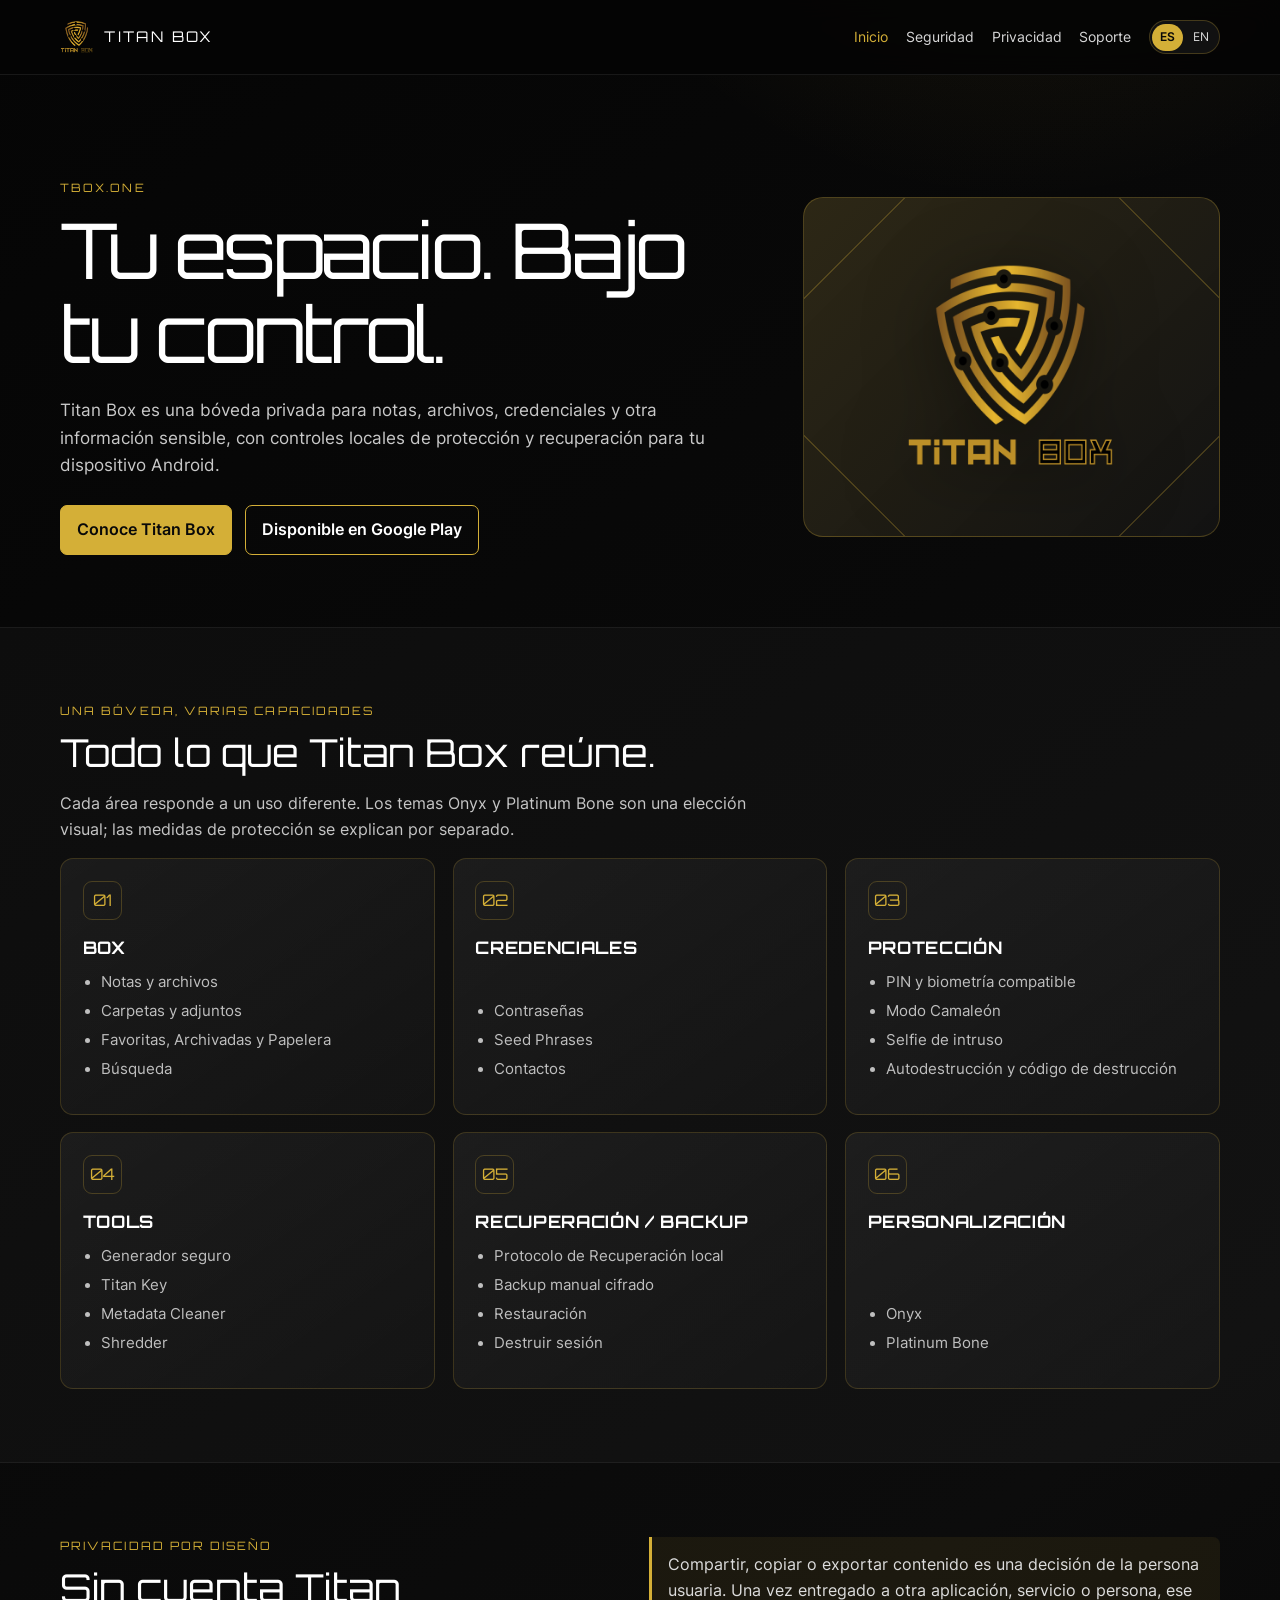
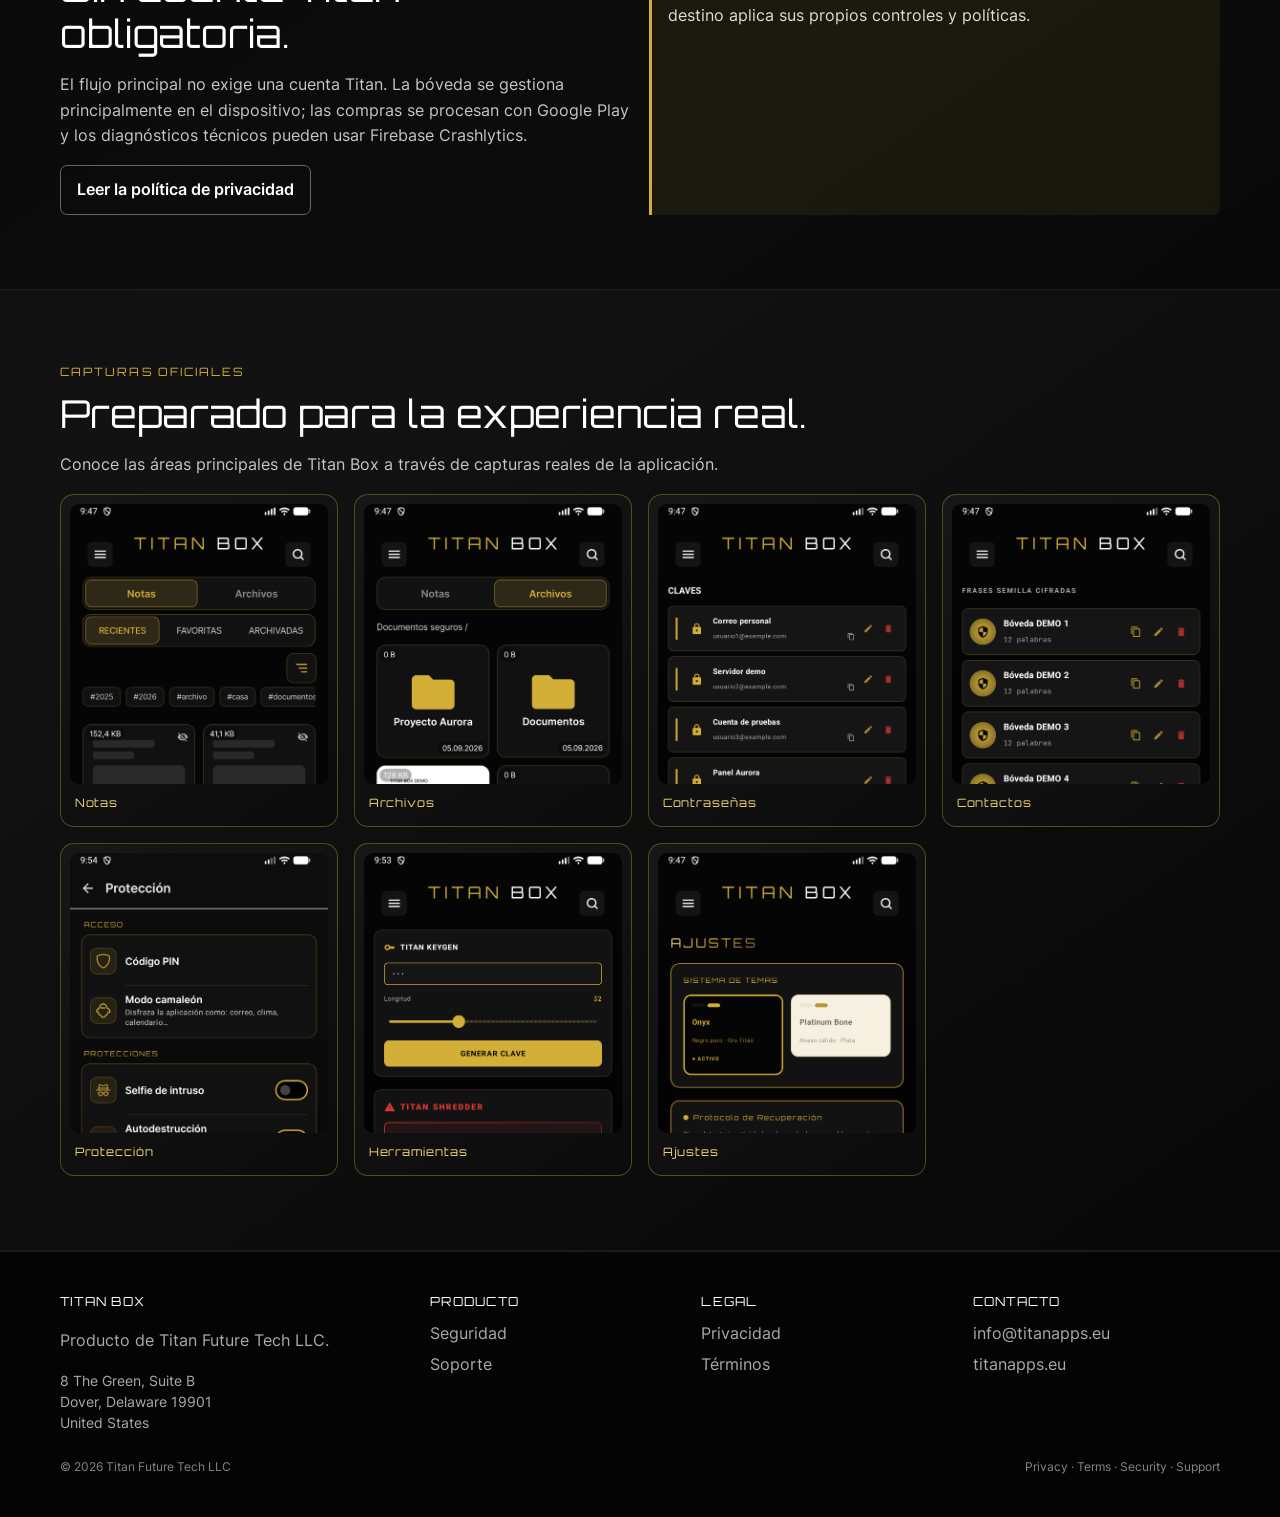
<file: index.html>
<!doctype html><html lang="es"><head><meta charset="utf-8"><meta name="viewport" content="width=device-width,initial-scale=1"><title>Titan Box — Bóveda privada para tu información</title><meta name="description" content="Titan Box es una bóveda privada para notas, archivos, credenciales e información sensible, con controles locales de protección y recuperación."><link rel="canonical" href="https://tbox.one/"><meta property="og:title" content="Titan Box"><meta property="og:description" content="Tu espacio. Bajo tu control."><meta property="og:type" content="website"><meta property="og:url" content="https://tbox.one/"><meta property="og:image" content="https://tbox.one/assets/images/titanbox-logo.png"><link rel="icon" href="assets/images/titanbox-logo.png"><link rel="stylesheet" href="assets/css/site.css"></head><body><a class="skip" href="#contenido">Saltar al contenido</a><header class="site-header"><div class="container header-row"><a class="brand" href="./"><img src="assets/images/titanbox-logo.png" alt="">TITAN BOX</a><nav class="site-nav" aria-label="Navegación principal"><a class="nav-essential" aria-current="page" href="./">Inicio</a><a href="security/">Seguridad</a><a href="privacy/">Privacidad</a><a href="support/">Soporte</a><span class="language" aria-label="Idioma"><a aria-current="page" href="./">ES</a><a href="en/" lang="en">EN</a></span></nav></div></header><main id="contenido"><section class="container hero"><div><div class="eyebrow">TBOX.ONE</div><h1>Tu espacio. Bajo tu control.</h1><p>Titan Box es una bóveda privada para notas, archivos, credenciales y otra información sensible, con controles locales de protección y recuperación para tu dispositivo Android.</p><div class="actions"><a class="button button--gold" href="security/">Conoce Titan Box</a><a class="store-badge" href="https://play.google.com/store/apps/details?id=com.titanbox" target="_blank" rel="noopener noreferrer" aria-label="Titan Box en Google Play">Disponible en Google Play</a></div></div><div class="hero-mark" aria-hidden="true"><img src="assets/images/titanbox-logo.png" alt=""></div></section><section class="section section--alt"><div class="container"><div class="eyebrow">Una bóveda, varias capacidades</div><h2>Todo lo que Titan Box reúne.</h2><p class="lead">Cada área responde a un uso diferente. Los temas Onyx y Platinum Bone son una elección visual; las medidas de protección se explican por separado.</p><div class="grid grid--3"><article class="card product-card"><div class="card-icon">01</div><h3>BOX</h3><ul class="feature-list"><li>Notas y archivos</li><li>Carpetas y adjuntos</li><li>Favoritas, Archivadas y Papelera</li><li>Búsqueda</li></ul></article><article class="card product-card"><div class="card-icon">02</div><h3>CREDENCIALES</h3><ul class="feature-list"><li>Contraseñas</li><li>Seed Phrases</li><li>Contactos</li></ul></article><article class="card product-card"><div class="card-icon">03</div><h3>PROTECCIÓN</h3><ul class="feature-list"><li>PIN y biometría compatible</li><li>Modo Camaleón</li><li>Selfie de intruso</li><li>Autodestrucción y código de destrucción</li></ul></article><article class="card product-card"><div class="card-icon">04</div><h3>TOOLS</h3><ul class="feature-list"><li>Generador seguro</li><li>Titan Key</li><li>Metadata Cleaner</li><li>Shredder</li></ul></article><article class="card product-card"><div class="card-icon">05</div><h3>RECUPERACIÓN / BACKUP</h3><ul class="feature-list"><li>Protocolo de Recuperación local</li><li>Backup manual cifrado</li><li>Restauración</li><li>Destruir sesión</li></ul></article><article class="card product-card"><div class="card-icon">06</div><h3>PERSONALIZACIÓN</h3><ul class="feature-list"><li>Onyx</li><li>Platinum Bone</li></ul></article></div></div></section><section class="section"><div class="container grid grid--2"><div><div class="eyebrow">Privacidad por diseño</div><h2>Sin cuenta Titan obligatoria.</h2><p class="lead">El flujo principal no exige una cuenta Titan. La bóveda se gestiona principalmente en el dispositivo; las compras se procesan con Google Play y los diagnósticos técnicos pueden usar Firebase Crashlytics.</p><a class="button button--ghost" href="privacy/">Leer la política de privacidad</a></div><aside class="notice">Compartir, copiar o exportar contenido es una decisión de la persona usuaria. Una vez entregado a otra aplicación, servicio o persona, ese destino aplica sus propios controles y políticas.</aside></div></section><section class="section section--alt"><div class="container"><div class="eyebrow">Capturas oficiales</div><h2>Preparado para la experiencia real.</h2><p class="lead">Conoce las áreas principales de Titan Box a través de capturas reales de la aplicación.</p><div class="shots-grid"><figure class="product-shot"><img src="assets/images/screenshots/es/01-notes.png" alt="Notas en Titan Box" loading="lazy"><figcaption>Notas</figcaption></figure><figure class="product-shot"><img src="assets/images/screenshots/es/02-files.png" alt="Archivos en Titan Box" loading="lazy"><figcaption>Archivos</figcaption></figure><figure class="product-shot"><img src="assets/images/screenshots/es/03-passwords.png" alt="Contraseñas en Titan Box" loading="lazy"><figcaption>Contraseñas</figcaption></figure><figure class="product-shot"><img src="assets/images/screenshots/es/04-contacts.png" alt="Contactos en Titan Box" loading="lazy"><figcaption>Contactos</figcaption></figure><figure class="product-shot"><img src="assets/images/screenshots/es/05-protection.png" alt="Protección en Titan Box" loading="lazy"><figcaption>Protección</figcaption></figure><figure class="product-shot"><img src="assets/images/screenshots/es/06-tools.png" alt="Herramientas en Titan Box" loading="lazy"><figcaption>Herramientas</figcaption></figure><figure class="product-shot"><img src="assets/images/screenshots/es/07-settings.png" alt="Ajustes en Titan Box" loading="lazy"><figcaption>Ajustes</figcaption></figure></div></div></section></main><footer class="site-footer"><div class="container footer-grid"><div><div class="footer-title">TITAN BOX</div><p>Producto de Titan Future Tech LLC.</p><address class="footer-address">8 The Green, Suite B<br>Dover, Delaware 19901<br>United States</address></div><div><div class="footer-title">PRODUCTO</div><ul class="footer-links"><li><a href="security/">Seguridad</a></li><li><a href="support/">Soporte</a></li></ul></div><div><div class="footer-title">LEGAL</div><ul class="footer-links"><li><a href="privacy/">Privacidad</a></li><li><a href="terms/">Términos</a></li></ul></div><div><div class="footer-title">CONTACTO</div><ul class="footer-links"><li><a href="mailto:info@titanapps.eu">info@titanapps.eu</a></li><li><a href="https://titanapps.eu">titanapps.eu</a></li></ul></div></div><div class="container legal footer-bottom"><span>© 2026 Titan Future Tech LLC</span><span>Privacy · Terms · Security · Support</span></div></footer></body></html>
</file>
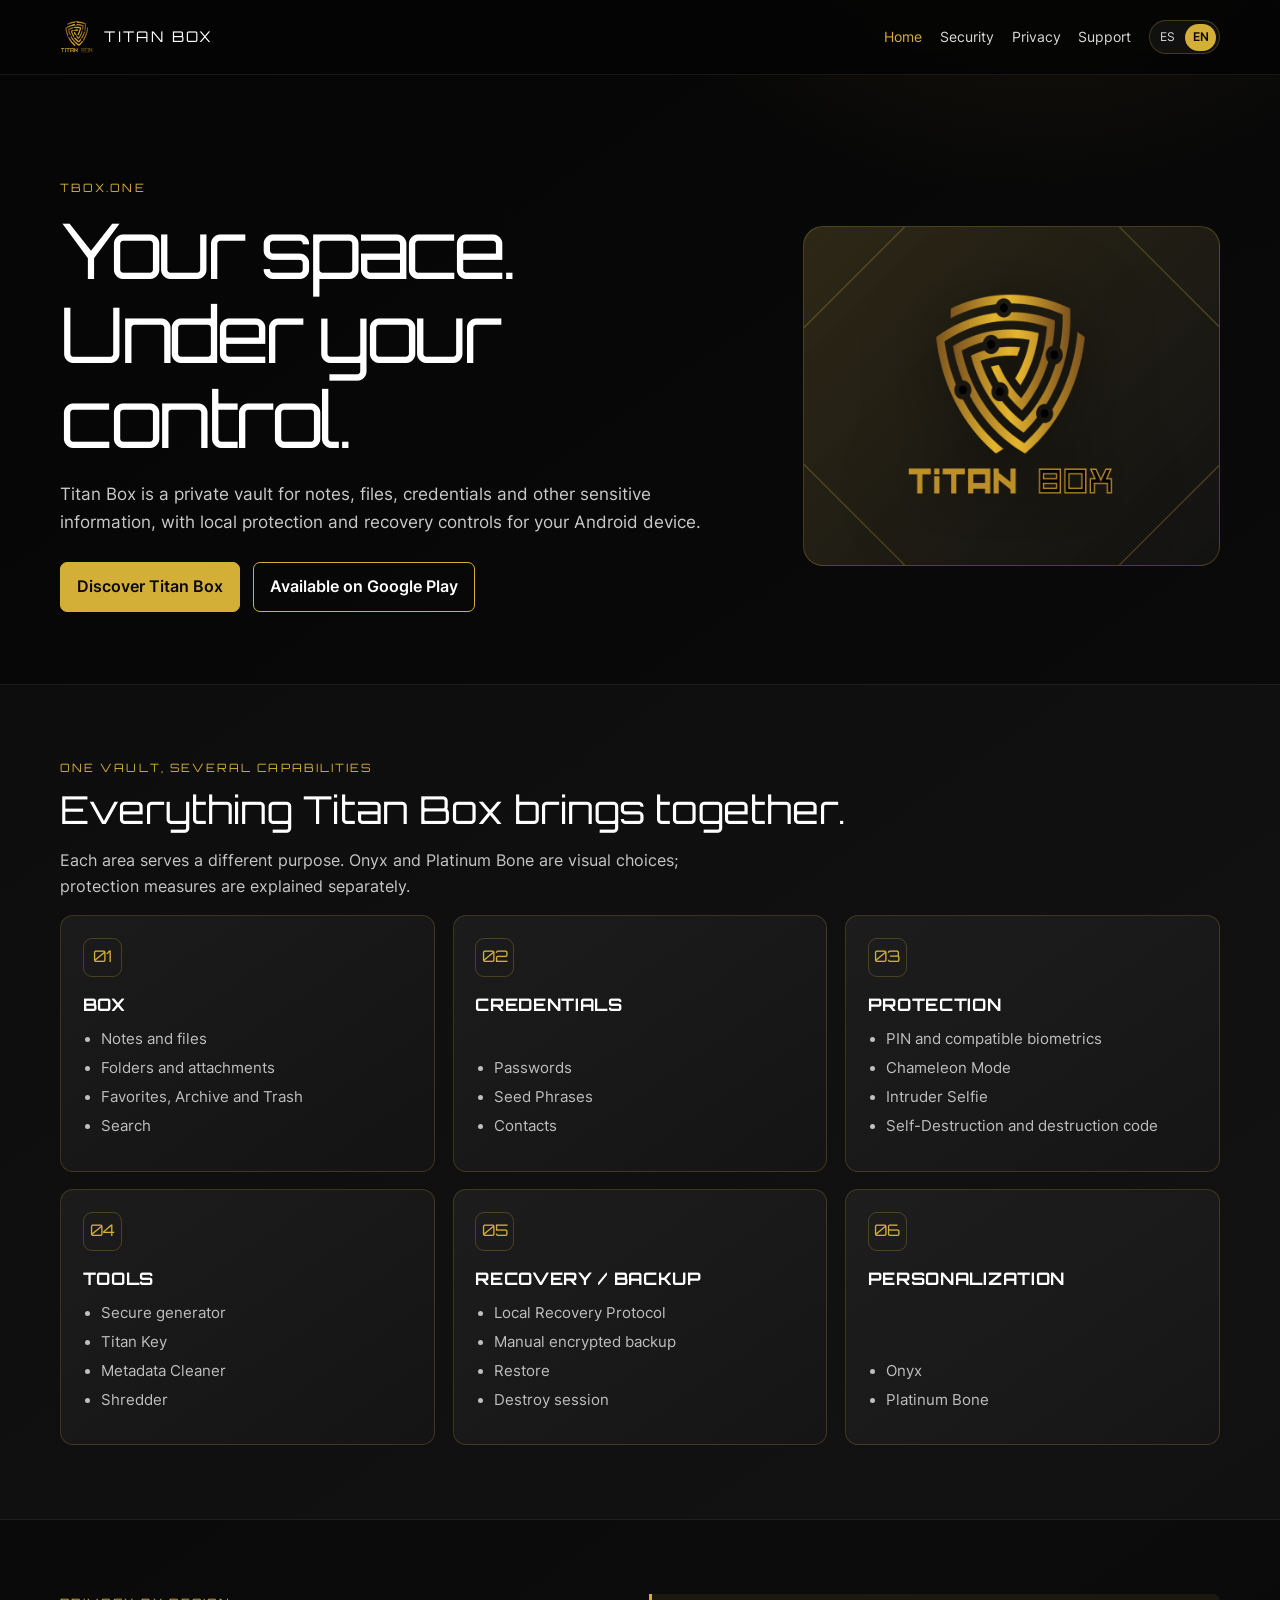
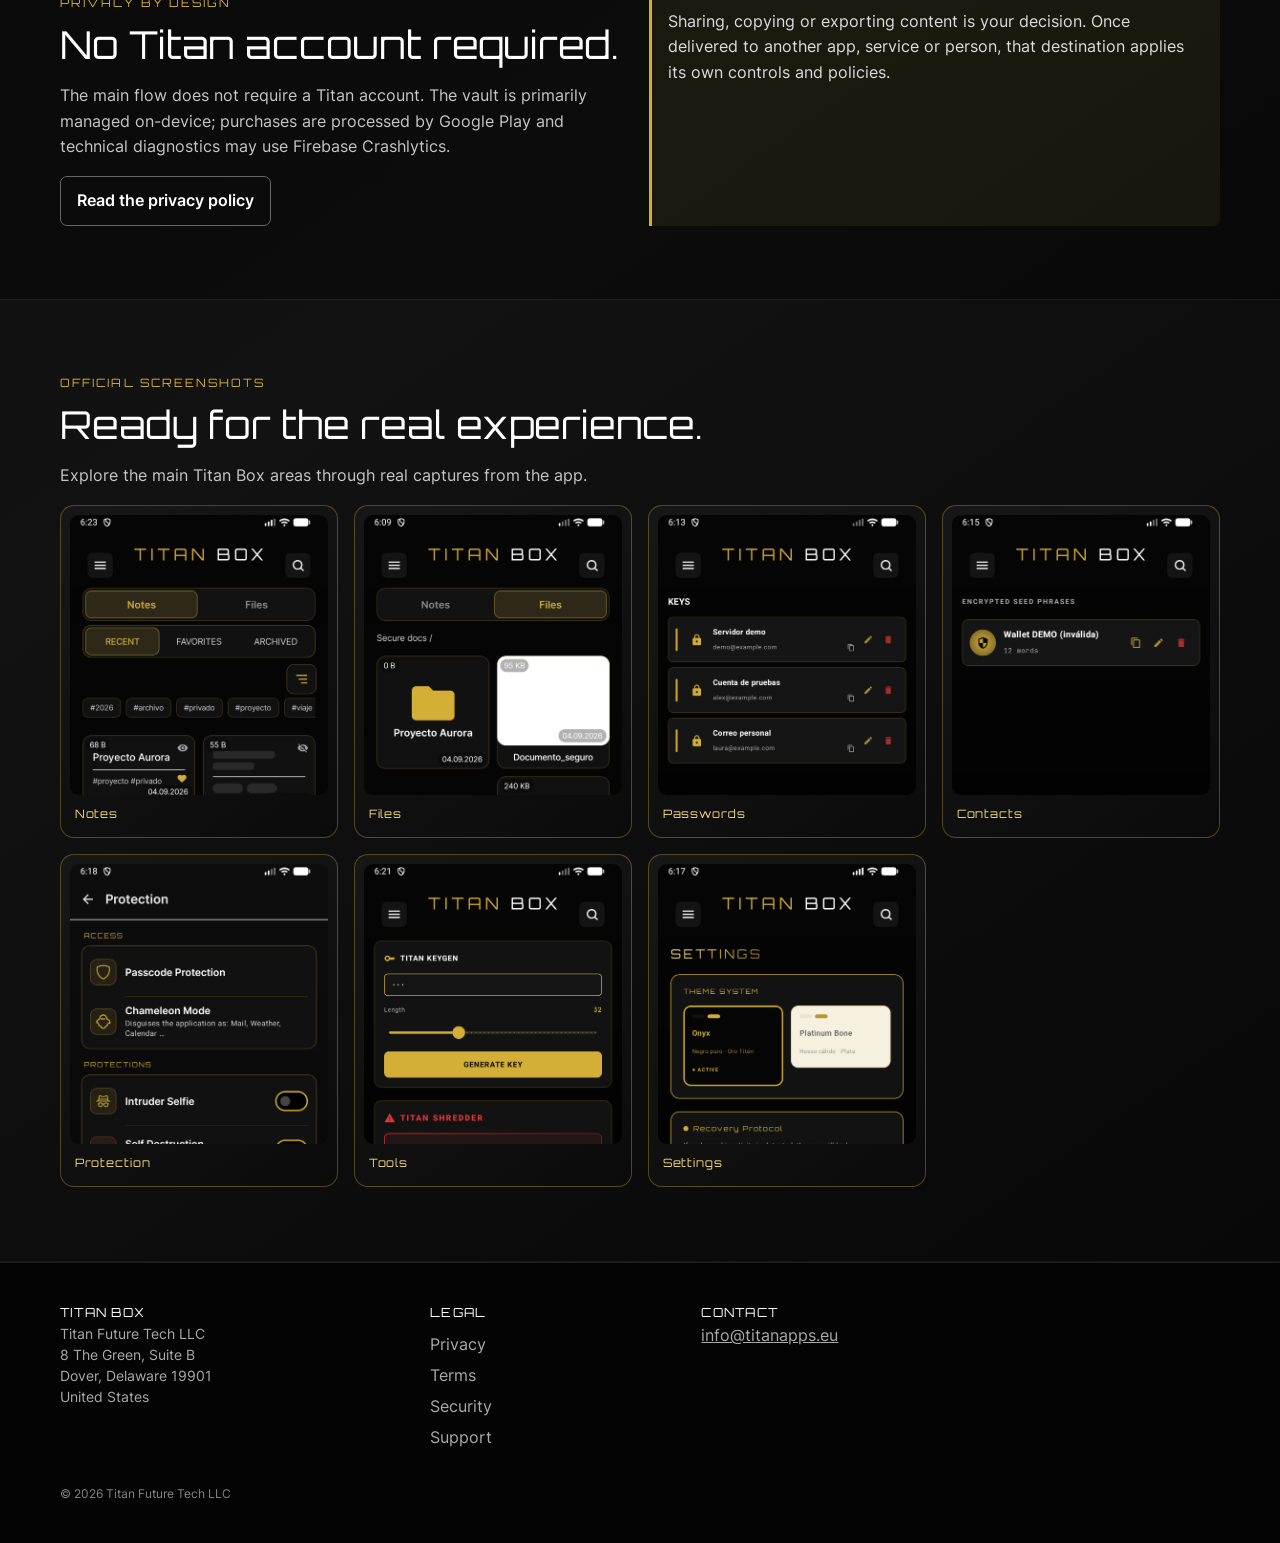
<file: en/index.html>
<!doctype html><html lang="en"><head><meta charset="utf-8"><meta name="viewport" content="width=device-width,initial-scale=1"><title>Titan Box — Private vault for your information</title><meta name="description" content="Titan Box is a private vault for notes, files, credentials and sensitive information with local protection and recovery controls."><link rel="canonical" href="https://tbox.one/en/"><meta property="og:title" content="Titan Box"><meta property="og:description" content="Your space. Under your control."><meta property="og:type" content="website"><meta property="og:url" content="https://tbox.one/en/"><meta property="og:image" content="https://tbox.one/assets/images/titanbox-logo.png"><link rel="icon" href="../assets/images/titanbox-logo.png"><link rel="stylesheet" href="../assets/css/site.css"></head><body><a class="skip" href="#content">Skip to content</a><header class="site-header"><div class="container header-row"><a class="brand" href="./"><img src="../assets/images/titanbox-logo.png" alt="">TITAN BOX</a><nav class="site-nav" aria-label="Main navigation"><a class="nav-essential" aria-current="page" href="./">Home</a><a href="security/">Security</a><a href="privacy/">Privacy</a><a href="support/">Support</a><span class="language"><a href="../">ES</a><a aria-current="page" href="./">EN</a></span></nav></div></header><main id="content"><section class="container hero"><div><div class="eyebrow">TBOX.ONE</div><h1>Your space. Under your control.</h1><p>Titan Box is a private vault for notes, files, credentials and other sensitive information, with local protection and recovery controls for your Android device.</p><div class="actions"><a class="button button--gold" href="security/">Discover Titan Box</a><a class="store-badge" href="https://play.google.com/store/apps/details?id=com.titanbox" target="_blank" rel="noopener noreferrer" aria-label="Titan Box on Google Play">Available on Google Play</a></div></div><div class="hero-mark" aria-hidden="true"><img src="../assets/images/titanbox-logo.png" alt=""></div></section><section class="section section--alt"><div class="container"><div class="eyebrow">One vault, several capabilities</div><h2>Everything Titan Box brings together.</h2><p class="lead">Each area serves a different purpose. Onyx and Platinum Bone are visual choices; protection measures are explained separately.</p><div class="grid grid--3"><article class="card product-card"><div class="card-icon">01</div><h3>BOX</h3><ul class="feature-list"><li>Notes and files</li><li>Folders and attachments</li><li>Favorites, Archive and Trash</li><li>Search</li></ul></article><article class="card product-card"><div class="card-icon">02</div><h3>CREDENTIALS</h3><ul class="feature-list"><li>Passwords</li><li>Seed Phrases</li><li>Contacts</li></ul></article><article class="card product-card"><div class="card-icon">03</div><h3>PROTECTION</h3><ul class="feature-list"><li>PIN and compatible biometrics</li><li>Chameleon Mode</li><li>Intruder Selfie</li><li>Self-Destruction and destruction code</li></ul></article><article class="card product-card"><div class="card-icon">04</div><h3>TOOLS</h3><ul class="feature-list"><li>Secure generator</li><li>Titan Key</li><li>Metadata Cleaner</li><li>Shredder</li></ul></article><article class="card product-card"><div class="card-icon">05</div><h3>RECOVERY / BACKUP</h3><ul class="feature-list"><li>Local Recovery Protocol</li><li>Manual encrypted backup</li><li>Restore</li><li>Destroy session</li></ul></article><article class="card product-card"><div class="card-icon">06</div><h3>PERSONALIZATION</h3><ul class="feature-list"><li>Onyx</li><li>Platinum Bone</li></ul></article></div></div></section><section class="section"><div class="container grid grid--2"><div><div class="eyebrow">Privacy by design</div><h2>No Titan account required.</h2><p class="lead">The main flow does not require a Titan account. The vault is primarily managed on-device; purchases are processed by Google Play and technical diagnostics may use Firebase Crashlytics.</p><a class="button button--ghost" href="privacy/">Read the privacy policy</a></div><aside class="notice">Sharing, copying or exporting content is your decision. Once delivered to another app, service or person, that destination applies its own controls and policies.</aside></div></section><section class="section section--alt"><div class="container"><div class="eyebrow">Official screenshots</div><h2>Ready for the real experience.</h2><p class="lead">Explore the main Titan Box areas through real captures from the app.</p><div class="shots-grid"><figure class="product-shot"><img src="../assets/images/screenshots/en/01-notes.png" alt="Notes in Titan Box" loading="lazy"><figcaption>Notes</figcaption></figure><figure class="product-shot"><img src="../assets/images/screenshots/en/02-files.png" alt="Files in Titan Box" loading="lazy"><figcaption>Files</figcaption></figure><figure class="product-shot"><img src="../assets/images/screenshots/en/03-passwords.png" alt="Passwords in Titan Box" loading="lazy"><figcaption>Passwords</figcaption></figure><figure class="product-shot"><img src="../assets/images/screenshots/en/04-contacts.png" alt="Contacts in Titan Box" loading="lazy"><figcaption>Contacts</figcaption></figure><figure class="product-shot"><img src="../assets/images/screenshots/en/05-protection.png" alt="Protection in Titan Box" loading="lazy"><figcaption>Protection</figcaption></figure><figure class="product-shot"><img src="../assets/images/screenshots/en/06-tools.png" alt="Tools in Titan Box" loading="lazy"><figcaption>Tools</figcaption></figure><figure class="product-shot"><img src="../assets/images/screenshots/en/07-settings.png" alt="Settings in Titan Box" loading="lazy"><figcaption>Settings</figcaption></figure></div></div></section></main><footer class="site-footer"><div class="container footer-grid"><div><div class="footer-title">TITAN BOX</div><address class="footer-address">Titan Future Tech LLC<br>8 The Green, Suite B<br>Dover, Delaware 19901<br>United States</address></div><div><div class="footer-title">LEGAL</div><ul class="footer-links"><li><a href="privacy/">Privacy</a></li><li><a href="terms/">Terms</a></li><li><a href="security/">Security</a></li><li><a href="support/">Support</a></li></ul></div><div><div class="footer-title">CONTACT</div><a href="mailto:info@titanapps.eu">info@titanapps.eu</a></div></div><div class="container legal">© 2026 Titan Future Tech LLC</div></footer></body></html>
</file>
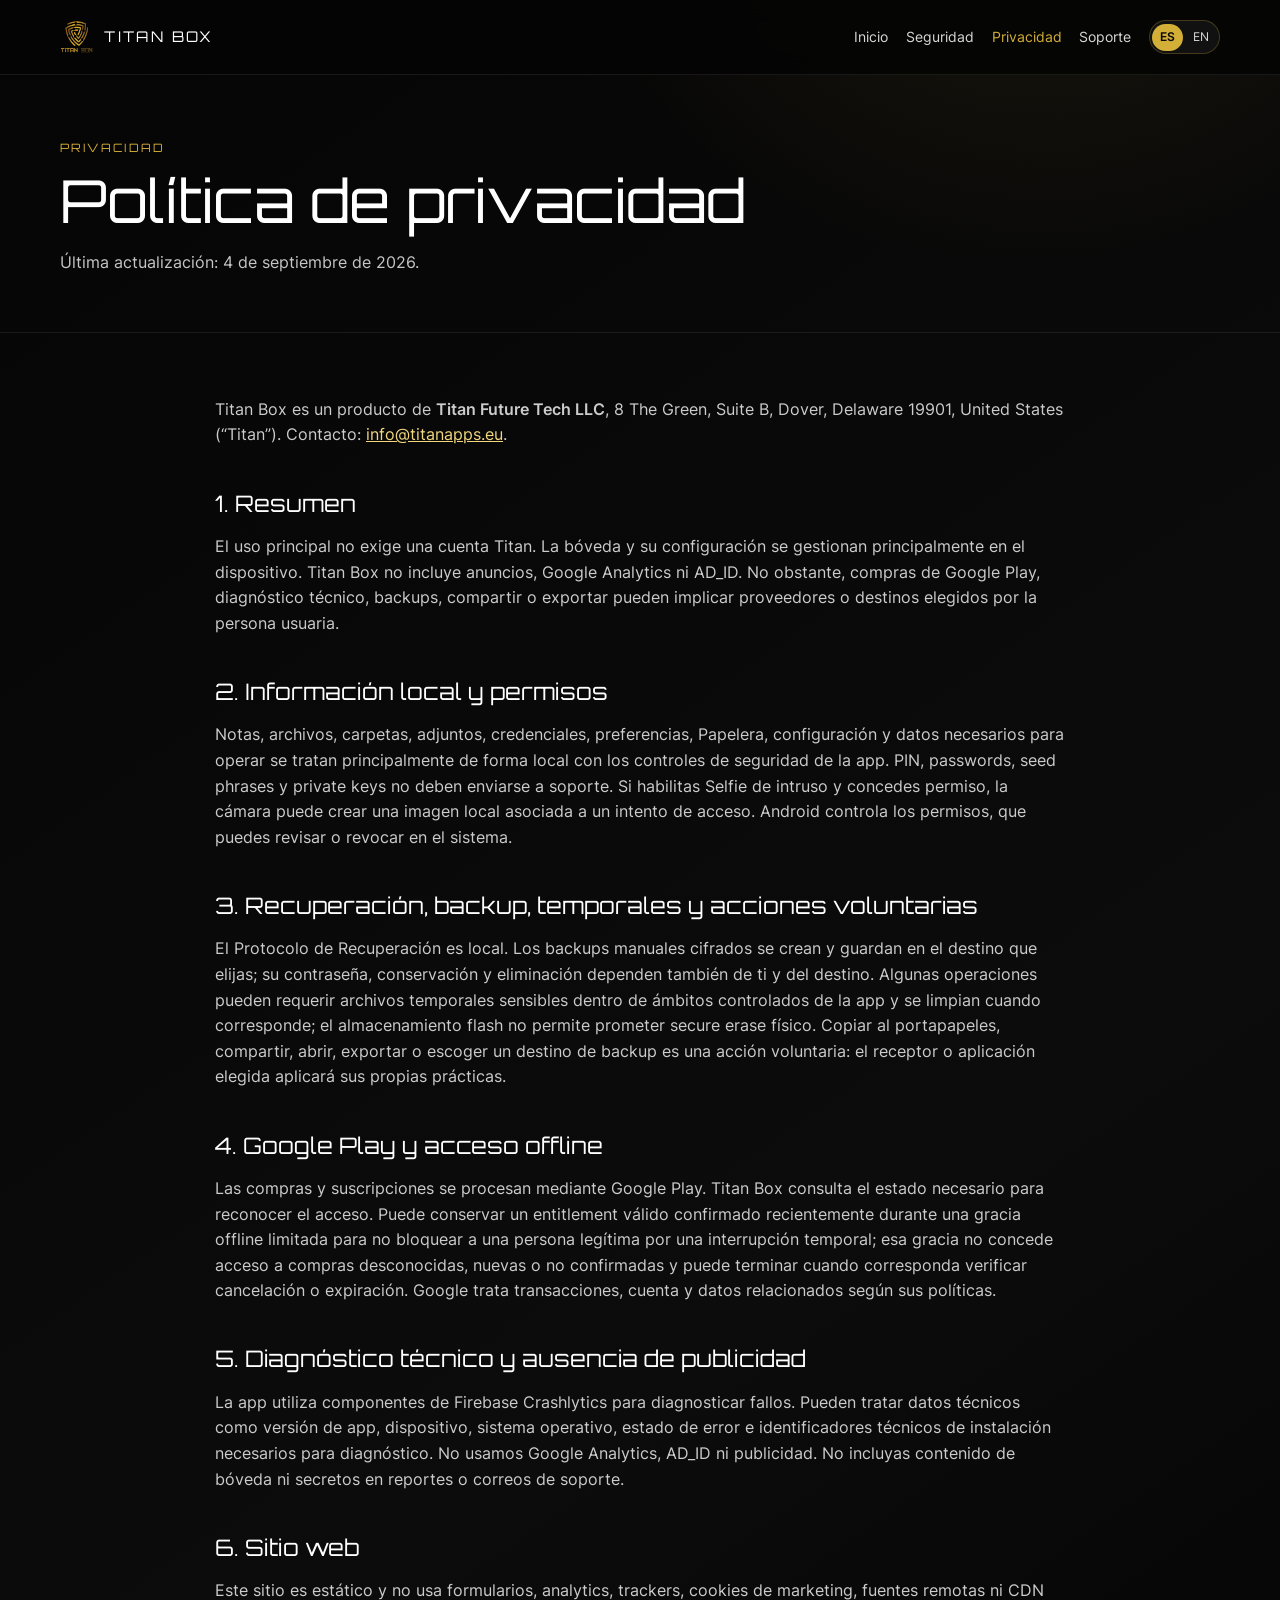
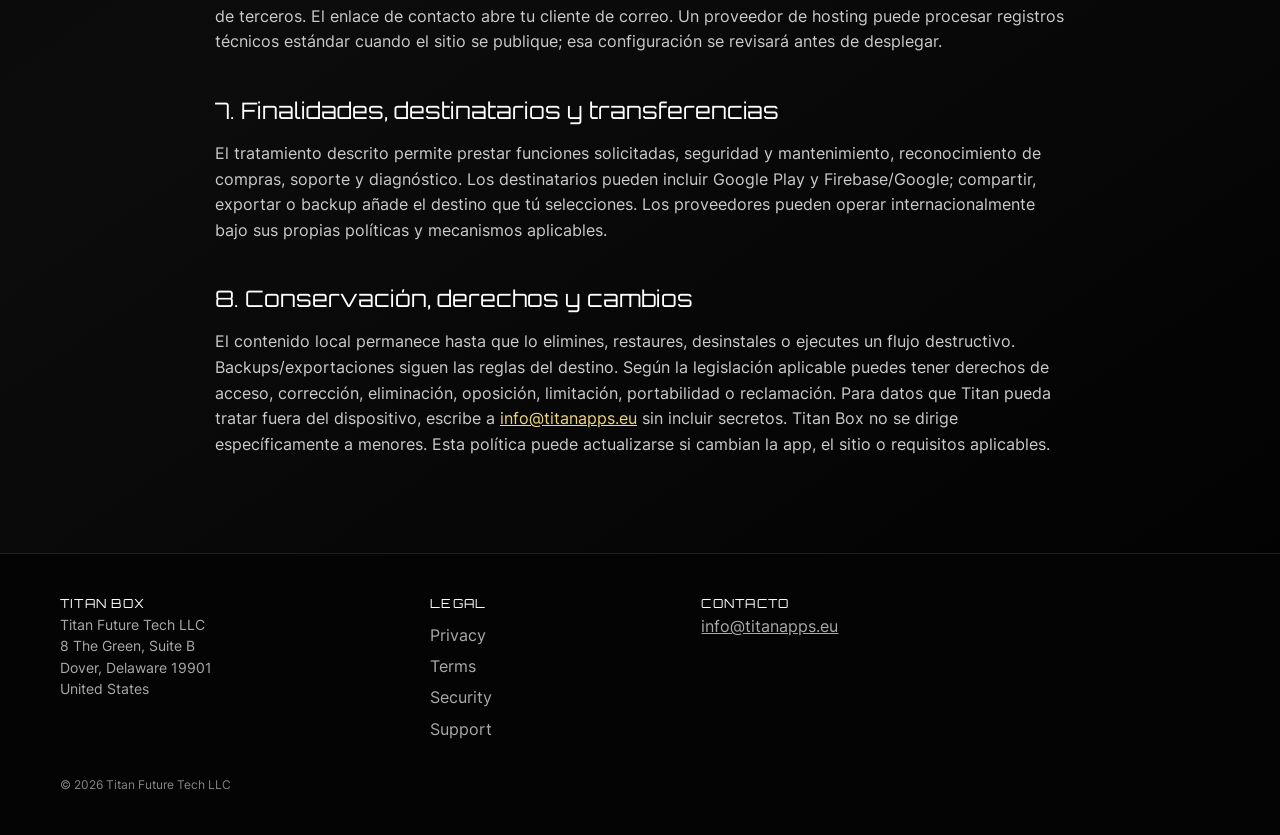
<file: privacy/index.html>
<!doctype html><html lang="es"><head><meta charset="utf-8"><meta name="viewport" content="width=device-width,initial-scale=1"><title>Política de privacidad — Titan Box</title><meta name="description" content="Política de privacidad de Titan Box."><link rel="canonical" href="https://tbox.one/privacy/"><meta property="og:title" content="Privacidad — Titan Box"><meta property="og:type" content="website"><link rel="icon" href="../assets/images/titanbox-logo.png"><link rel="stylesheet" href="../assets/css/site.css"></head><body><a class="skip" href="#contenido">Saltar al contenido</a><header class="site-header"><div class="container header-row"><a class="brand" href="../"><img src="../assets/images/titanbox-logo.png" alt="">TITAN BOX</a><nav class="site-nav" aria-label="Navegación principal"><a class="nav-essential" href="../">Inicio</a><a href="../security/">Seguridad</a><a aria-current="page" href="./">Privacidad</a><a href="../support/">Soporte</a><span class="language"><a aria-current="page" href="./">ES</a><a href="../en/privacy/" lang="en">EN</a></span></nav></div></header><main id="contenido"><section class="page-hero"><div class="container"><div class="eyebrow">Privacidad</div><h1>Política de privacidad</h1><p class="lead">Última actualización: 4 de septiembre de 2026.</p></div></section><article class="container content"><p>Titan Box es un producto de <strong>Titan Future Tech LLC</strong>, 8 The Green, Suite B, Dover, Delaware 19901, United States (“Titan”). Contacto: <a href="mailto:info@titanapps.eu">info@titanapps.eu</a>.</p><h2>1. Resumen</h2><p>El uso principal no exige una cuenta Titan. La bóveda y su configuración se gestionan principalmente en el dispositivo. Titan Box no incluye anuncios, Google Analytics ni AD_ID. No obstante, compras de Google Play, diagnóstico técnico, backups, compartir o exportar pueden implicar proveedores o destinos elegidos por la persona usuaria.</p><h2>2. Información local y permisos</h2><p>Notas, archivos, carpetas, adjuntos, credenciales, preferencias, Papelera, configuración y datos necesarios para operar se tratan principalmente de forma local con los controles de seguridad de la app. PIN, passwords, seed phrases y private keys no deben enviarse a soporte. Si habilitas Selfie de intruso y concedes permiso, la cámara puede crear una imagen local asociada a un intento de acceso. Android controla los permisos, que puedes revisar o revocar en el sistema.</p><h2>3. Recuperación, backup, temporales y acciones voluntarias</h2><p>El Protocolo de Recuperación es local. Los backups manuales cifrados se crean y guardan en el destino que elijas; su contraseña, conservación y eliminación dependen también de ti y del destino. Algunas operaciones pueden requerir archivos temporales sensibles dentro de ámbitos controlados de la app y se limpian cuando corresponde; el almacenamiento flash no permite prometer secure erase físico. Copiar al portapapeles, compartir, abrir, exportar o escoger un destino de backup es una acción voluntaria: el receptor o aplicación elegida aplicará sus propias prácticas.</p><h2>4. Google Play y acceso offline</h2><p>Las compras y suscripciones se procesan mediante Google Play. Titan Box consulta el estado necesario para reconocer el acceso. Puede conservar un entitlement válido confirmado recientemente durante una gracia offline limitada para no bloquear a una persona legítima por una interrupción temporal; esa gracia no concede acceso a compras desconocidas, nuevas o no confirmadas y puede terminar cuando corresponda verificar cancelación o expiración. Google trata transacciones, cuenta y datos relacionados según sus políticas.</p><h2>5. Diagnóstico técnico y ausencia de publicidad</h2><p>La app utiliza componentes de Firebase Crashlytics para diagnosticar fallos. Pueden tratar datos técnicos como versión de app, dispositivo, sistema operativo, estado de error e identificadores técnicos de instalación necesarios para diagnóstico. No usamos Google Analytics, AD_ID ni publicidad. No incluyas contenido de bóveda ni secretos en reportes o correos de soporte.</p><h2>6. Sitio web</h2><p>Este sitio es estático y no usa formularios, analytics, trackers, cookies de marketing, fuentes remotas ni CDN de terceros. El enlace de contacto abre tu cliente de correo. Un proveedor de hosting puede procesar registros técnicos estándar cuando el sitio se publique; esa configuración se revisará antes de desplegar.</p><h2>7. Finalidades, destinatarios y transferencias</h2><p>El tratamiento descrito permite prestar funciones solicitadas, seguridad y mantenimiento, reconocimiento de compras, soporte y diagnóstico. Los destinatarios pueden incluir Google Play y Firebase/Google; compartir, exportar o backup añade el destino que tú selecciones. Los proveedores pueden operar internacionalmente bajo sus propias políticas y mecanismos aplicables.</p><h2>8. Conservación, derechos y cambios</h2><p>El contenido local permanece hasta que lo elimines, restaures, desinstales o ejecutes un flujo destructivo. Backups/exportaciones siguen las reglas del destino. Según la legislación aplicable puedes tener derechos de acceso, corrección, eliminación, oposición, limitación, portabilidad o reclamación. Para datos que Titan pueda tratar fuera del dispositivo, escribe a <a href="mailto:info@titanapps.eu">info@titanapps.eu</a> sin incluir secretos. Titan Box no se dirige específicamente a menores. Esta política puede actualizarse si cambian la app, el sitio o requisitos aplicables.</p></article></main><footer class="site-footer"><div class="container footer-grid"><div><div class="footer-title">TITAN BOX</div><address class="footer-address">Titan Future Tech LLC<br>8 The Green, Suite B<br>Dover, Delaware 19901<br>United States</address></div><div><div class="footer-title">LEGAL</div><ul class="footer-links"><li><a href="./">Privacy</a></li><li><a href="../terms/">Terms</a></li><li><a href="../security/">Security</a></li><li><a href="../support/">Support</a></li></ul></div><div><div class="footer-title">CONTACTO</div><a href="mailto:info@titanapps.eu">info@titanapps.eu</a></div></div><div class="container legal">© 2026 Titan Future Tech LLC</div></footer></body></html>
</file>
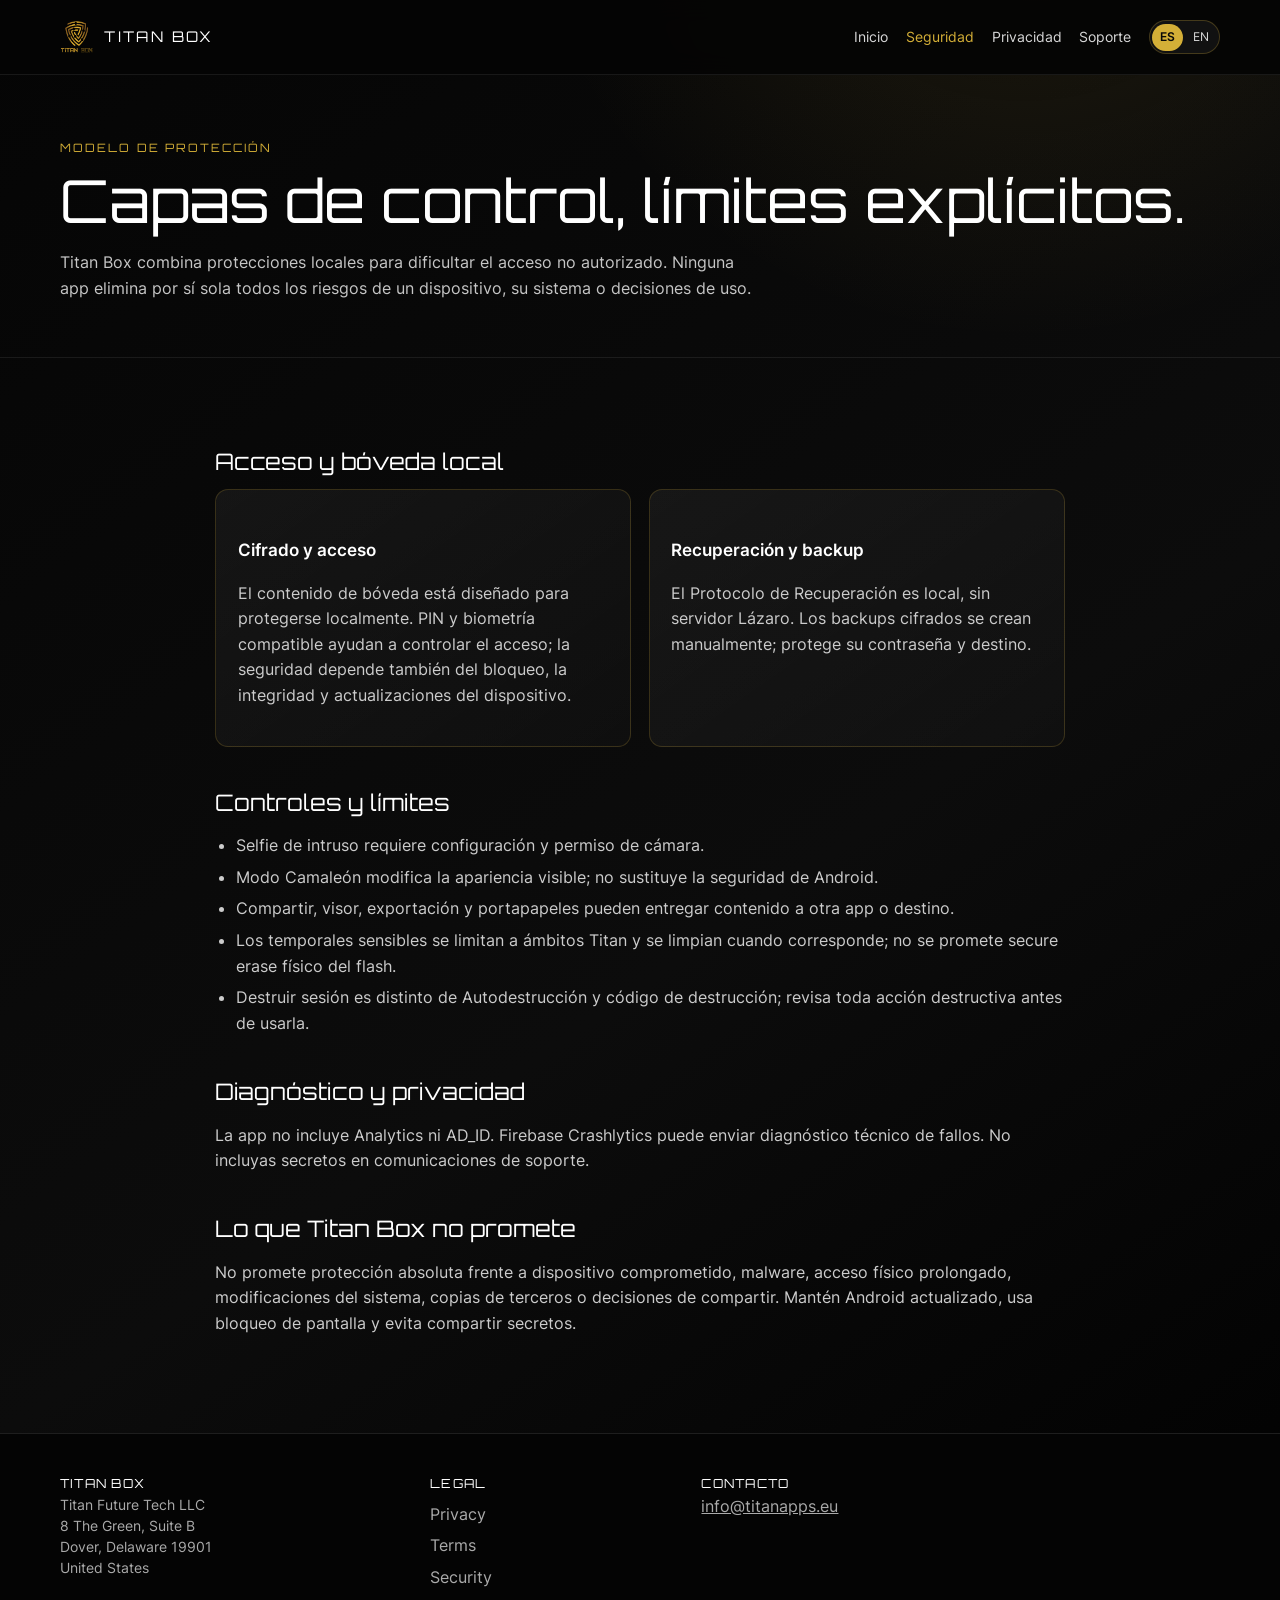
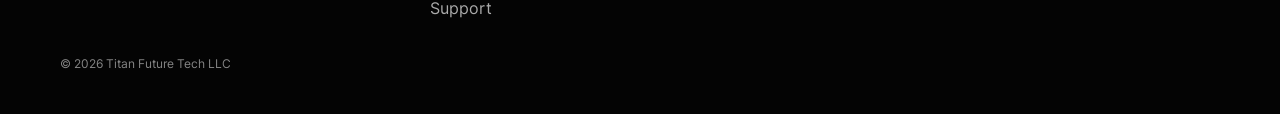
<file: security/index.html>
<!doctype html><html lang="es"><head><meta charset="utf-8"><meta name="viewport" content="width=device-width,initial-scale=1"><title>Seguridad — Titan Box</title><meta name="description" content="Controles de seguridad y límites de Titan Box."><link rel="canonical" href="https://tbox.one/security/"><meta property="og:title" content="Seguridad — Titan Box"><meta property="og:type" content="website"><link rel="icon" href="../assets/images/titanbox-logo.png"><link rel="stylesheet" href="../assets/css/site.css"></head><body><a class="skip" href="#contenido">Saltar al contenido</a><header class="site-header"><div class="container header-row"><a class="brand" href="../"><img src="../assets/images/titanbox-logo.png" alt="">TITAN BOX</a><nav class="site-nav" aria-label="Navegación principal"><a class="nav-essential" href="../">Inicio</a><a aria-current="page" href="./">Seguridad</a><a href="../privacy/">Privacidad</a><a href="../support/">Soporte</a><span class="language"><a aria-current="page" href="./">ES</a><a href="../en/security/">EN</a></span></nav></div></header><main id="contenido"><section class="page-hero"><div class="container"><div class="eyebrow">Modelo de protección</div><h1>Capas de control, límites explícitos.</h1><p class="lead">Titan Box combina protecciones locales para dificultar el acceso no autorizado. Ninguna app elimina por sí sola todos los riesgos de un dispositivo, su sistema o decisiones de uso.</p></div></section><section class="container content"><h2>Acceso y bóveda local</h2><div class="grid grid--2"><article class="card"><h3>Cifrado y acceso</h3><p>El contenido de bóveda está diseñado para protegerse localmente. PIN y biometría compatible ayudan a controlar el acceso; la seguridad depende también del bloqueo, la integridad y actualizaciones del dispositivo.</p></article><article class="card"><h3>Recuperación y backup</h3><p>El Protocolo de Recuperación es local, sin servidor Lázaro. Los backups cifrados se crean manualmente; protege su contraseña y destino.</p></article></div><h2>Controles y límites</h2><ul><li>Selfie de intruso requiere configuración y permiso de cámara.</li><li>Modo Camaleón modifica la apariencia visible; no sustituye la seguridad de Android.</li><li>Compartir, visor, exportación y portapapeles pueden entregar contenido a otra app o destino.</li><li>Los temporales sensibles se limitan a ámbitos Titan y se limpian cuando corresponde; no se promete secure erase físico del flash.</li><li>Destruir sesión es distinto de Autodestrucción y código de destrucción; revisa toda acción destructiva antes de usarla.</li></ul><h2>Diagnóstico y privacidad</h2><p>La app no incluye Analytics ni AD_ID. Firebase Crashlytics puede enviar diagnóstico técnico de fallos. No incluyas secretos en comunicaciones de soporte.</p><h2>Lo que Titan Box no promete</h2><p>No promete protección absoluta frente a dispositivo comprometido, malware, acceso físico prolongado, modificaciones del sistema, copias de terceros o decisiones de compartir. Mantén Android actualizado, usa bloqueo de pantalla y evita compartir secretos.</p></section></main><footer class="site-footer"><div class="container footer-grid"><div><div class="footer-title">TITAN BOX</div><address class="footer-address">Titan Future Tech LLC<br>8 The Green, Suite B<br>Dover, Delaware 19901<br>United States</address></div><div><div class="footer-title">LEGAL</div><ul class="footer-links"><li><a href="../privacy/">Privacy</a></li><li><a href="../terms/">Terms</a></li><li><a href="./">Security</a></li><li><a href="../support/">Support</a></li></ul></div><div><div class="footer-title">CONTACTO</div><a href="mailto:info@titanapps.eu">info@titanapps.eu</a></div></div><div class="container legal">© 2026 Titan Future Tech LLC</div></footer></body></html>
</file>
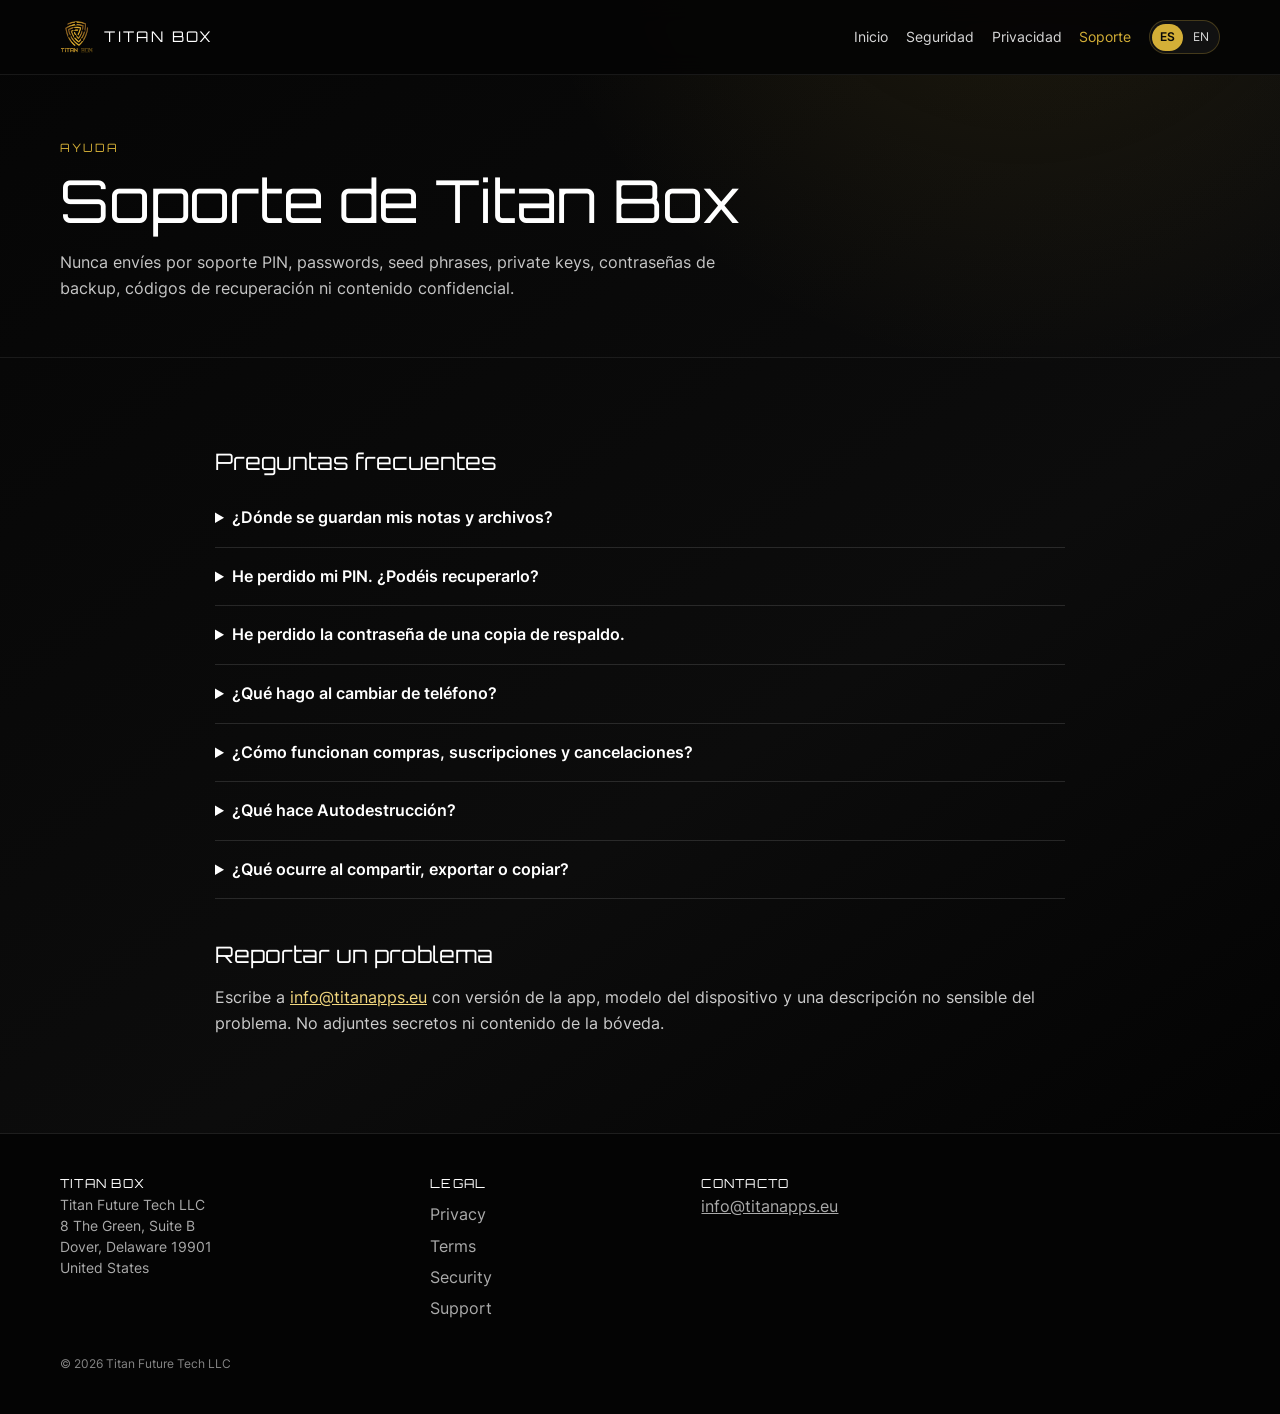
<file: support/index.html>
<!doctype html><html lang="es"><head><meta charset="utf-8"><meta name="viewport" content="width=device-width,initial-scale=1"><title>Soporte — Titan Box</title><meta name="description" content="Ayuda y preguntas frecuentes de Titan Box."><link rel="canonical" href="https://tbox.one/support/"><meta property="og:title" content="Soporte — Titan Box"><meta property="og:type" content="website"><link rel="icon" href="../assets/images/titanbox-logo.png"><link rel="stylesheet" href="../assets/css/site.css"></head><body><a class="skip" href="#contenido">Saltar al contenido</a><header class="site-header"><div class="container header-row"><a class="brand" href="../"><img src="../assets/images/titanbox-logo.png" alt="">TITAN BOX</a><nav class="site-nav" aria-label="Navegación principal"><a class="nav-essential" href="../">Inicio</a><a href="../security/">Seguridad</a><a href="../privacy/">Privacidad</a><a aria-current="page" href="./">Soporte</a><span class="language"><a aria-current="page" href="./">ES</a><a href="../en/support/" lang="en">EN</a></span></nav></div></header><main id="contenido"><section class="page-hero"><div class="container"><div class="eyebrow">Ayuda</div><h1>Soporte de Titan Box</h1><p class="lead">Nunca envíes por soporte PIN, passwords, seed phrases, private keys, contraseñas de backup, códigos de recuperación ni contenido confidencial.</p></div></section><section class="container content"><h2>Preguntas frecuentes</h2><div class="faq"><details><summary>¿Dónde se guardan mis notas y archivos?</summary><p>El flujo principal de la bóveda se mantiene principalmente local en el dispositivo. Una copia o exportación sale de ese entorno cuando tú la inicias.</p></details><details><summary>He perdido mi PIN. ¿Podéis recuperarlo?</summary><p>Titan no posee tu PIN ni tus secretos. Revisa el Protocolo de Recuperación local disponible en la app. Si no conservas los elementos de recuperación necesarios, el soporte no puede reconstruirlos.</p></details><details><summary>He perdido la contraseña de una copia de respaldo.</summary><p>La contraseña de backup protege la copia. Titan no la almacena ni puede recuperarla; sin ella, la restauración puede no ser posible.</p></details><details><summary>¿Qué hago al cambiar de teléfono?</summary><p>Crea y verifica una copia cifrada antes del cambio, conserva la contraseña de backup y restaura solo en un dispositivo de confianza.</p></details><details><summary>¿Cómo funcionan compras, suscripciones y cancelaciones?</summary><p>Google Play procesa compras y suscripciones. Gestiona cancelaciones desde la suscripción correspondiente de Google Play. Para restaurar, usa la misma cuenta de Google Play y la opción Restaurar compras dentro de la app.</p></details><details><summary>¿Qué hace Autodestrucción?</summary><p>Es una función destructiva distinta de Destruir sesión y de la Papelera. Revisa cuidadosamente su configuración y conserva un backup cuando sea apropiado.</p></details><details><summary>¿Qué ocurre al compartir, exportar o copiar?</summary><p>Es una decisión tuya. Tras entregar contenido a otra app, servicio o persona, Titan Box no controla ese destino.</p></details></div><h2>Reportar un problema</h2><p>Escribe a <a href="mailto:info@titanapps.eu">info@titanapps.eu</a> con versión de la app, modelo del dispositivo y una descripción no sensible del problema. No adjuntes secretos ni contenido de la bóveda.</p></section></main><footer class="site-footer"><div class="container footer-grid"><div><div class="footer-title">TITAN BOX</div><address class="footer-address">Titan Future Tech LLC<br>8 The Green, Suite B<br>Dover, Delaware 19901<br>United States</address></div><div><div class="footer-title">LEGAL</div><ul class="footer-links"><li><a href="../privacy/">Privacy</a></li><li><a href="../terms/">Terms</a></li><li><a href="../security/">Security</a></li><li><a href="./">Support</a></li></ul></div><div><div class="footer-title">CONTACTO</div><a href="mailto:info@titanapps.eu">info@titanapps.eu</a></div></div><div class="container legal">© 2026 Titan Future Tech LLC</div></footer></body></html>
</file>
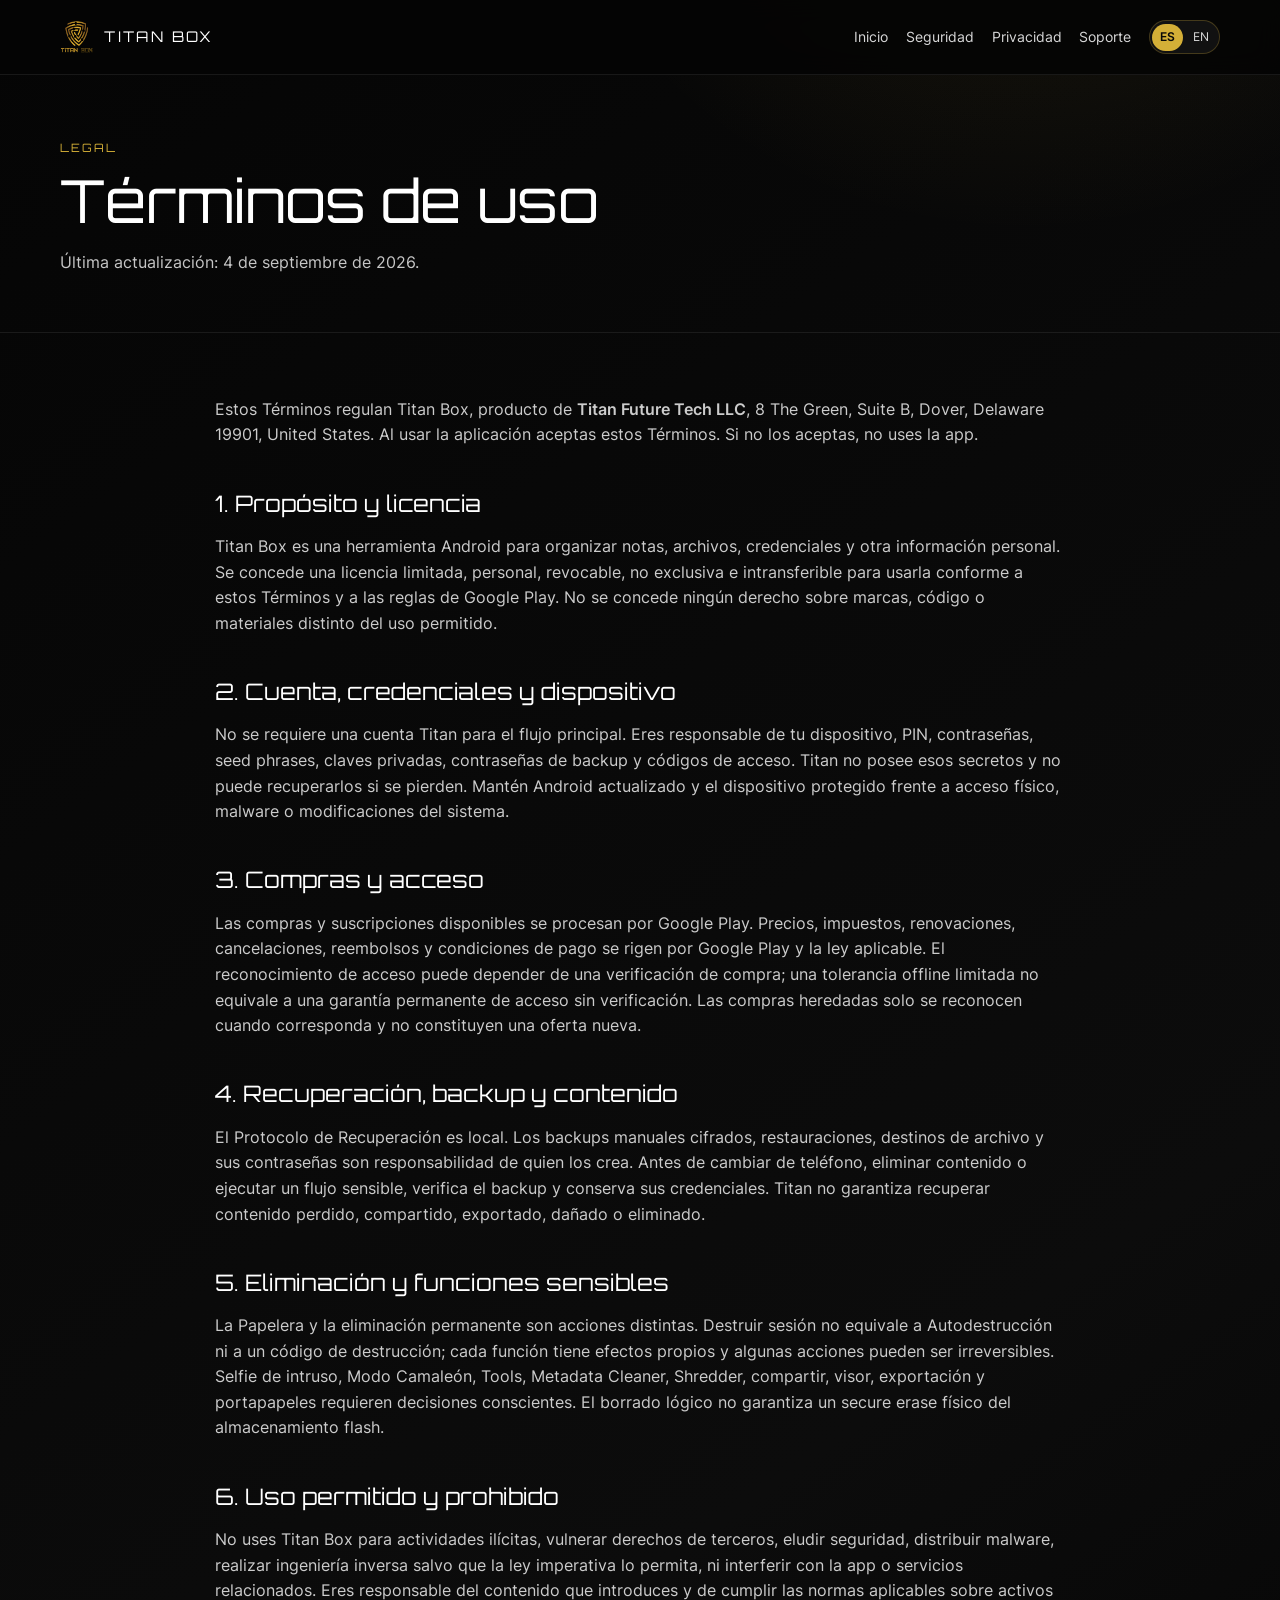
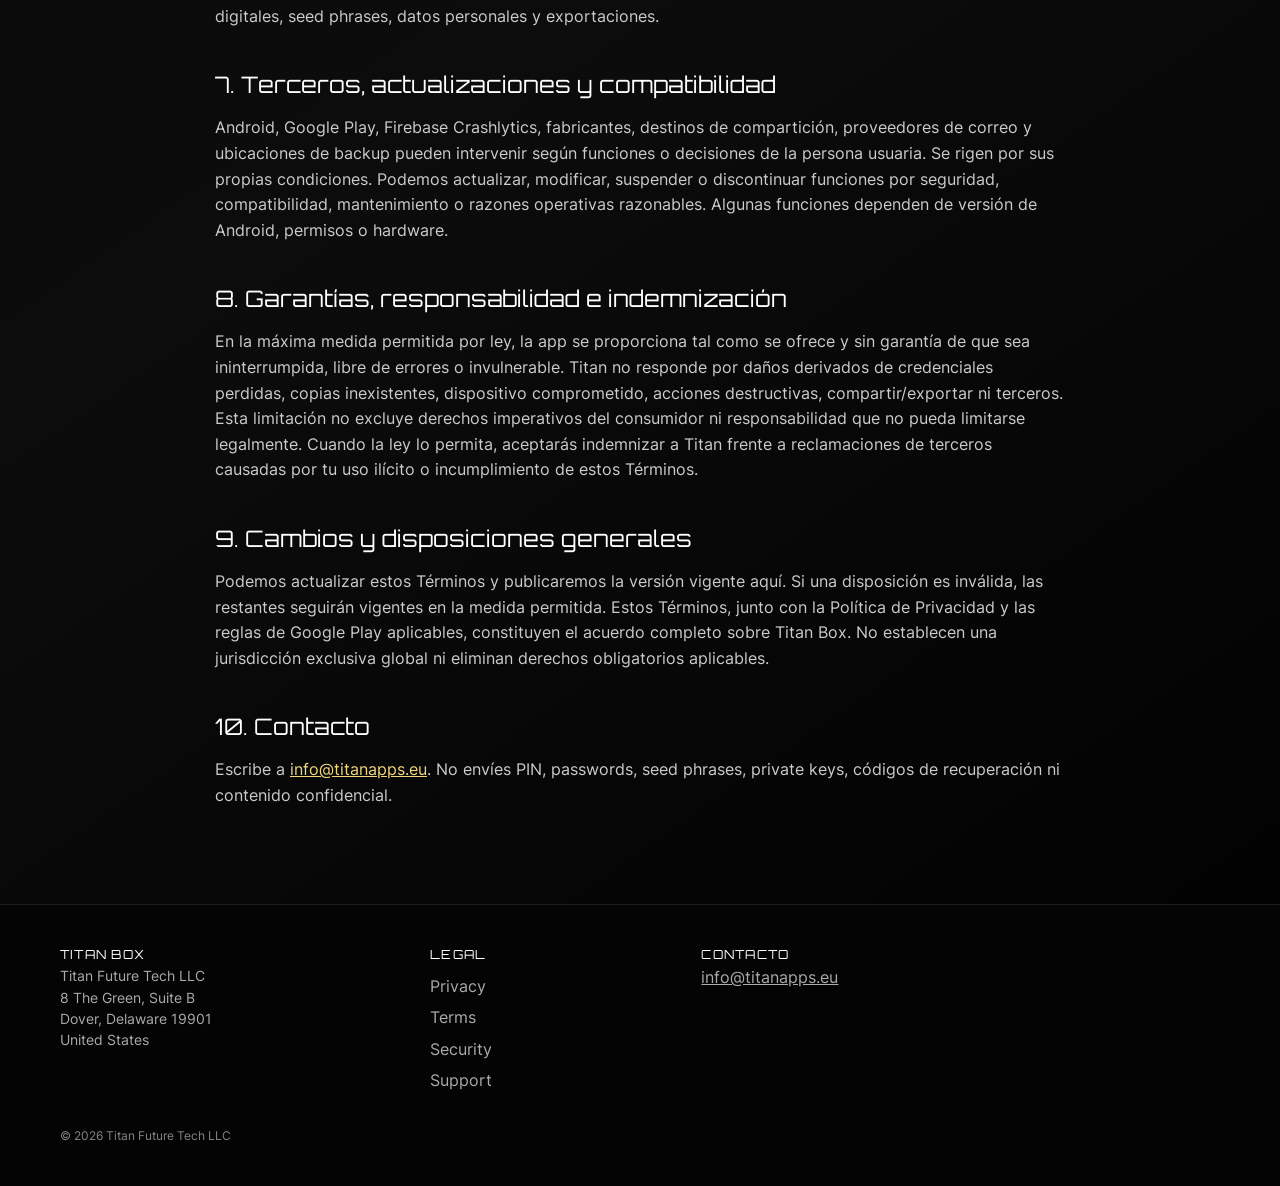
<file: terms/index.html>
<!doctype html><html lang="es"><head><meta charset="utf-8"><meta name="viewport" content="width=device-width,initial-scale=1"><title>Términos de uso — Titan Box</title><meta name="description" content="Términos de uso de Titan Box."><link rel="canonical" href="https://tbox.one/terms/"><meta property="og:title" content="Términos — Titan Box"><meta property="og:type" content="website"><link rel="icon" href="../assets/images/titanbox-logo.png"><link rel="stylesheet" href="../assets/css/site.css"></head><body><a class="skip" href="#contenido">Saltar al contenido</a><header class="site-header"><div class="container header-row"><a class="brand" href="../"><img src="../assets/images/titanbox-logo.png" alt="">TITAN BOX</a><nav class="site-nav" aria-label="Navegación principal"><a class="nav-essential" href="../">Inicio</a><a href="../security/">Seguridad</a><a href="../privacy/">Privacidad</a><a href="../support/">Soporte</a><span class="language"><a aria-current="page" href="./">ES</a><a href="../en/terms/" lang="en">EN</a></span></nav></div></header><main id="contenido"><section class="page-hero"><div class="container"><div class="eyebrow">Legal</div><h1>Términos de uso</h1><p class="lead">Última actualización: 4 de septiembre de 2026.</p></div></section><article class="container content"><p>Estos Términos regulan Titan Box, producto de <strong>Titan Future Tech LLC</strong>, 8 The Green, Suite B, Dover, Delaware 19901, United States. Al usar la aplicación aceptas estos Términos. Si no los aceptas, no uses la app.</p><h2>1. Propósito y licencia</h2><p>Titan Box es una herramienta Android para organizar notas, archivos, credenciales y otra información personal. Se concede una licencia limitada, personal, revocable, no exclusiva e intransferible para usarla conforme a estos Términos y a las reglas de Google Play. No se concede ningún derecho sobre marcas, código o materiales distinto del uso permitido.</p><h2>2. Cuenta, credenciales y dispositivo</h2><p>No se requiere una cuenta Titan para el flujo principal. Eres responsable de tu dispositivo, PIN, contraseñas, seed phrases, claves privadas, contraseñas de backup y códigos de acceso. Titan no posee esos secretos y no puede recuperarlos si se pierden. Mantén Android actualizado y el dispositivo protegido frente a acceso físico, malware o modificaciones del sistema.</p><h2>3. Compras y acceso</h2><p>Las compras y suscripciones disponibles se procesan por Google Play. Precios, impuestos, renovaciones, cancelaciones, reembolsos y condiciones de pago se rigen por Google Play y la ley aplicable. El reconocimiento de acceso puede depender de una verificación de compra; una tolerancia offline limitada no equivale a una garantía permanente de acceso sin verificación. Las compras heredadas solo se reconocen cuando corresponda y no constituyen una oferta nueva.</p><h2>4. Recuperación, backup y contenido</h2><p>El Protocolo de Recuperación es local. Los backups manuales cifrados, restauraciones, destinos de archivo y sus contraseñas son responsabilidad de quien los crea. Antes de cambiar de teléfono, eliminar contenido o ejecutar un flujo sensible, verifica el backup y conserva sus credenciales. Titan no garantiza recuperar contenido perdido, compartido, exportado, dañado o eliminado.</p><h2>5. Eliminación y funciones sensibles</h2><p>La Papelera y la eliminación permanente son acciones distintas. Destruir sesión no equivale a Autodestrucción ni a un código de destrucción; cada función tiene efectos propios y algunas acciones pueden ser irreversibles. Selfie de intruso, Modo Camaleón, Tools, Metadata Cleaner, Shredder, compartir, visor, exportación y portapapeles requieren decisiones conscientes. El borrado lógico no garantiza un secure erase físico del almacenamiento flash.</p><h2>6. Uso permitido y prohibido</h2><p>No uses Titan Box para actividades ilícitas, vulnerar derechos de terceros, eludir seguridad, distribuir malware, realizar ingeniería inversa salvo que la ley imperativa lo permita, ni interferir con la app o servicios relacionados. Eres responsable del contenido que introduces y de cumplir las normas aplicables sobre activos digitales, seed phrases, datos personales y exportaciones.</p><h2>7. Terceros, actualizaciones y compatibilidad</h2><p>Android, Google Play, Firebase Crashlytics, fabricantes, destinos de compartición, proveedores de correo y ubicaciones de backup pueden intervenir según funciones o decisiones de la persona usuaria. Se rigen por sus propias condiciones. Podemos actualizar, modificar, suspender o discontinuar funciones por seguridad, compatibilidad, mantenimiento o razones operativas razonables. Algunas funciones dependen de versión de Android, permisos o hardware.</p><h2>8. Garantías, responsabilidad e indemnización</h2><p>En la máxima medida permitida por ley, la app se proporciona tal como se ofrece y sin garantía de que sea ininterrumpida, libre de errores o invulnerable. Titan no responde por daños derivados de credenciales perdidas, copias inexistentes, dispositivo comprometido, acciones destructivas, compartir/exportar ni terceros. Esta limitación no excluye derechos imperativos del consumidor ni responsabilidad que no pueda limitarse legalmente. Cuando la ley lo permita, aceptarás indemnizar a Titan frente a reclamaciones de terceros causadas por tu uso ilícito o incumplimiento de estos Términos.</p><h2>9. Cambios y disposiciones generales</h2><p>Podemos actualizar estos Términos y publicaremos la versión vigente aquí. Si una disposición es inválida, las restantes seguirán vigentes en la medida permitida. Estos Términos, junto con la Política de Privacidad y las reglas de Google Play aplicables, constituyen el acuerdo completo sobre Titan Box. No establecen una jurisdicción exclusiva global ni eliminan derechos obligatorios aplicables.</p><h2>10. Contacto</h2><p>Escribe a <a href="mailto:info@titanapps.eu">info@titanapps.eu</a>. No envíes PIN, passwords, seed phrases, private keys, códigos de recuperación ni contenido confidencial.</p></article></main><footer class="site-footer"><div class="container footer-grid"><div><div class="footer-title">TITAN BOX</div><address class="footer-address">Titan Future Tech LLC<br>8 The Green, Suite B<br>Dover, Delaware 19901<br>United States</address></div><div><div class="footer-title">LEGAL</div><ul class="footer-links"><li><a href="../privacy/">Privacy</a></li><li><a href="./">Terms</a></li><li><a href="../security/">Security</a></li><li><a href="../support/">Support</a></li></ul></div><div><div class="footer-title">CONTACTO</div><a href="mailto:info@titanapps.eu">info@titanapps.eu</a></div></div><div class="container legal">© 2026 Titan Future Tech LLC</div></footer></body></html>
</file>
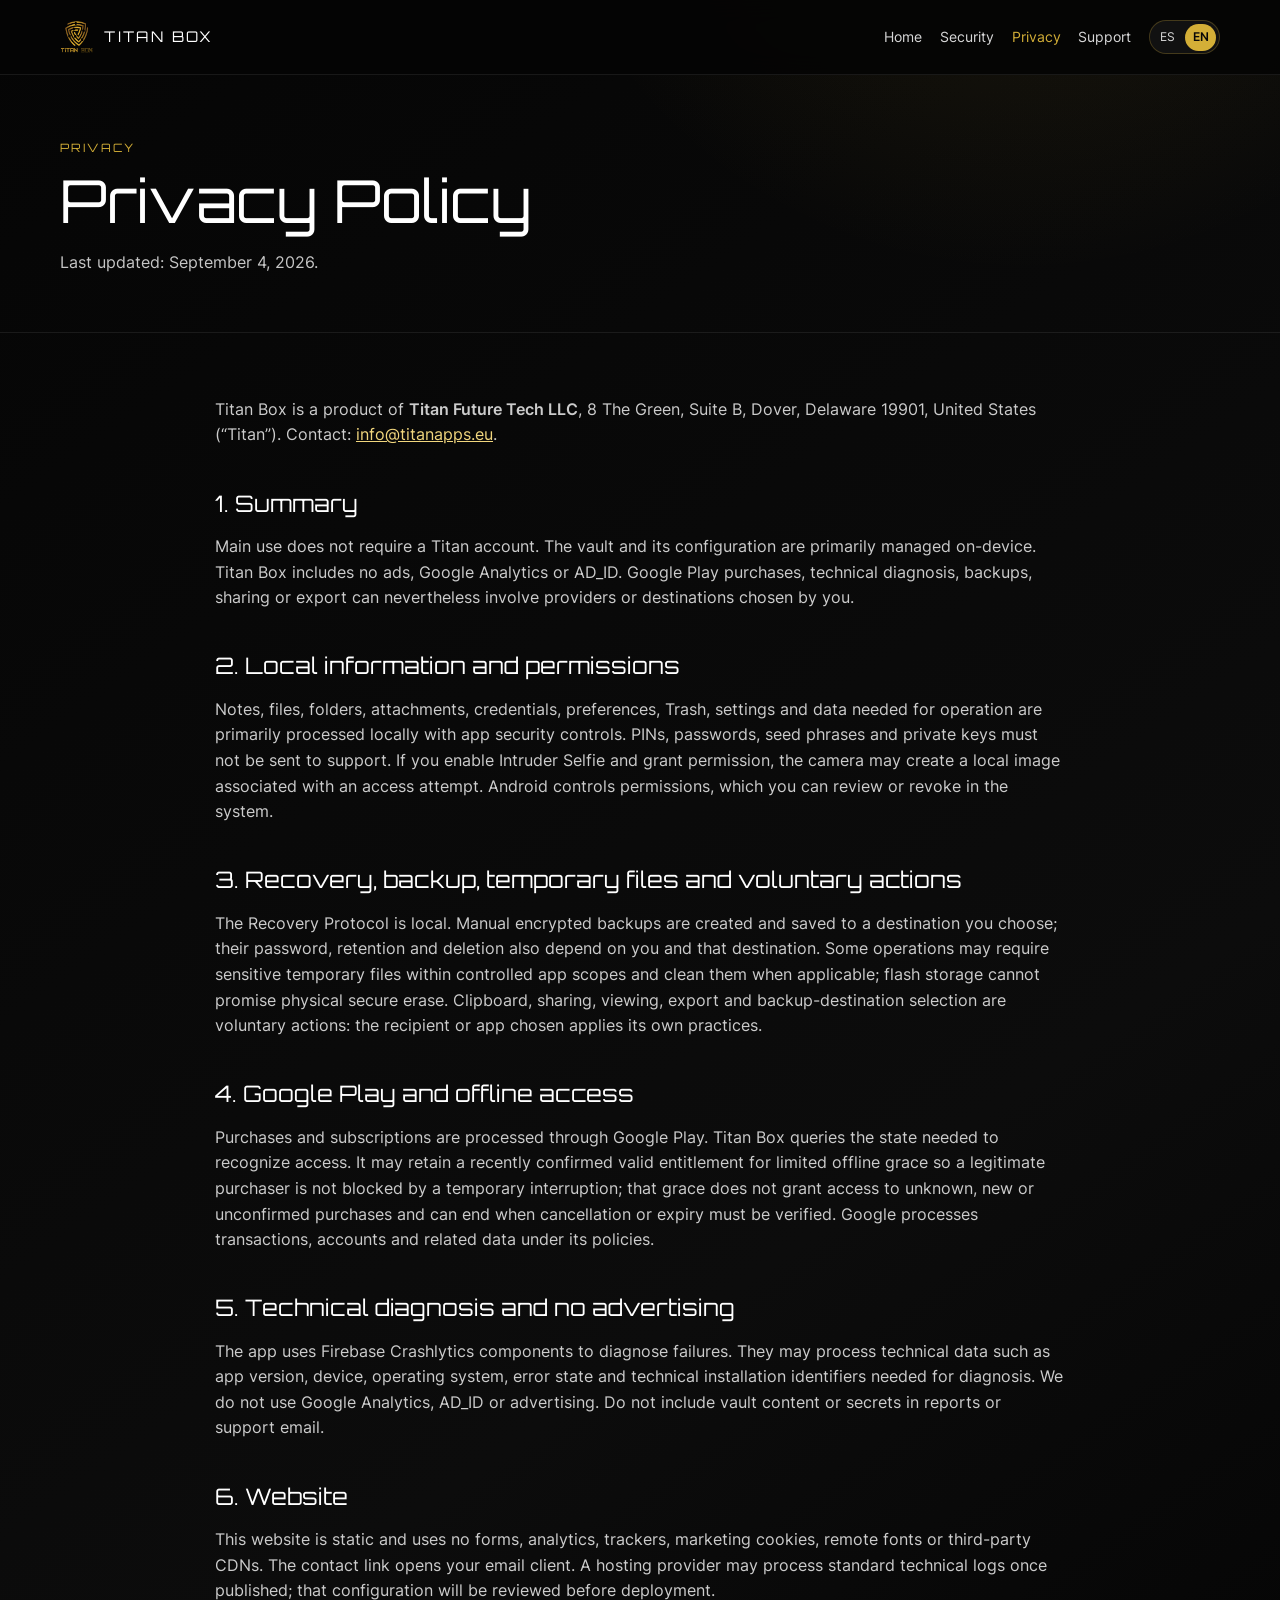
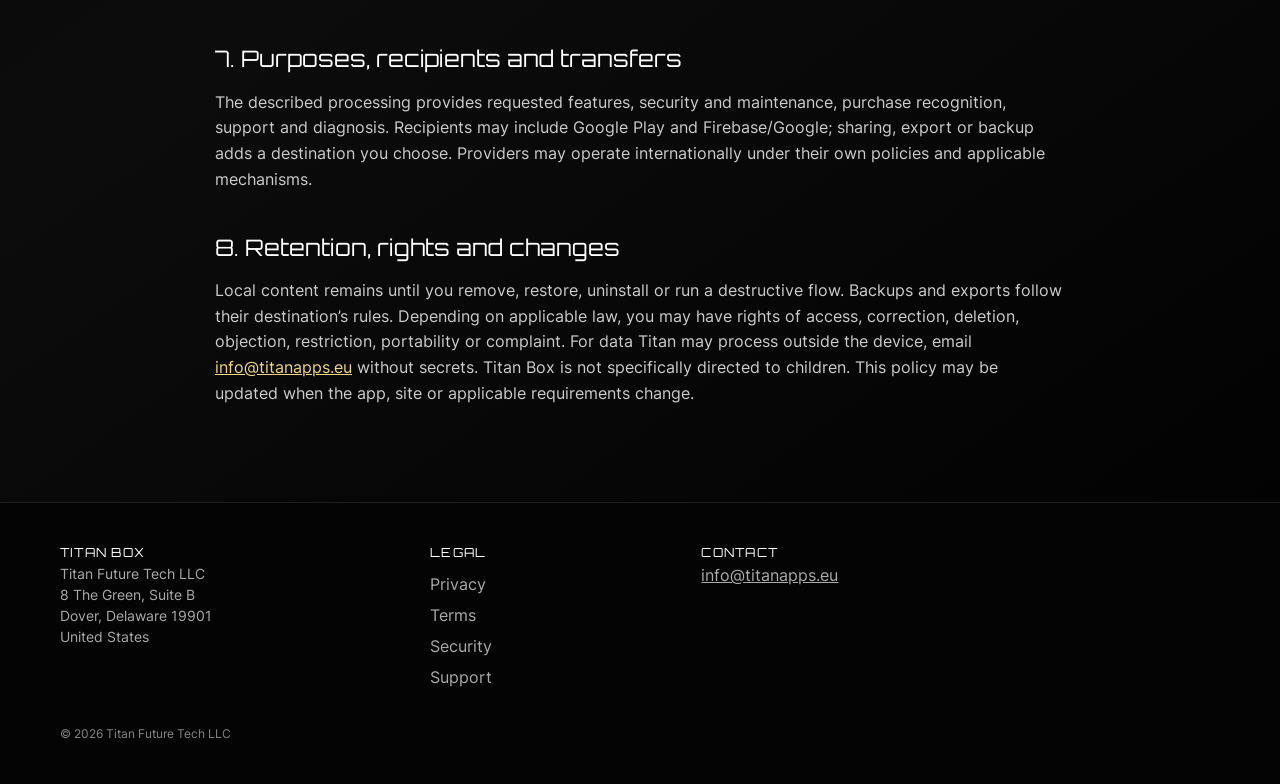
<file: en/privacy/index.html>
<!doctype html><html lang="en"><head><meta charset="utf-8"><meta name="viewport" content="width=device-width,initial-scale=1"><title>Privacy Policy — Titan Box</title><meta name="description" content="Titan Box privacy policy."><link rel="canonical" href="https://tbox.one/en/privacy/"><meta property="og:title" content="Privacy — Titan Box"><meta property="og:type" content="website"><link rel="icon" href="../../assets/images/titanbox-logo.png"><link rel="stylesheet" href="../../assets/css/site.css"></head><body><a class="skip" href="#content">Skip to content</a><header class="site-header"><div class="container header-row"><a class="brand" href="../"><img src="../../assets/images/titanbox-logo.png" alt="">TITAN BOX</a><nav class="site-nav" aria-label="Main navigation"><a class="nav-essential" href="../">Home</a><a href="../security/">Security</a><a aria-current="page" href="./">Privacy</a><a href="../support/">Support</a><span class="language"><a href="../../privacy/">ES</a><a aria-current="page" href="./">EN</a></span></nav></div></header><main id="content"><section class="page-hero"><div class="container"><div class="eyebrow">Privacy</div><h1>Privacy Policy</h1><p class="lead">Last updated: September 4, 2026.</p></div></section><article class="container content"><p>Titan Box is a product of <strong>Titan Future Tech LLC</strong>, 8 The Green, Suite B, Dover, Delaware 19901, United States (“Titan”). Contact: <a href="mailto:info@titanapps.eu">info@titanapps.eu</a>.</p><h2>1. Summary</h2><p>Main use does not require a Titan account. The vault and its configuration are primarily managed on-device. Titan Box includes no ads, Google Analytics or AD_ID. Google Play purchases, technical diagnosis, backups, sharing or export can nevertheless involve providers or destinations chosen by you.</p><h2>2. Local information and permissions</h2><p>Notes, files, folders, attachments, credentials, preferences, Trash, settings and data needed for operation are primarily processed locally with app security controls. PINs, passwords, seed phrases and private keys must not be sent to support. If you enable Intruder Selfie and grant permission, the camera may create a local image associated with an access attempt. Android controls permissions, which you can review or revoke in the system.</p><h2>3. Recovery, backup, temporary files and voluntary actions</h2><p>The Recovery Protocol is local. Manual encrypted backups are created and saved to a destination you choose; their password, retention and deletion also depend on you and that destination. Some operations may require sensitive temporary files within controlled app scopes and clean them when applicable; flash storage cannot promise physical secure erase. Clipboard, sharing, viewing, export and backup-destination selection are voluntary actions: the recipient or app chosen applies its own practices.</p><h2>4. Google Play and offline access</h2><p>Purchases and subscriptions are processed through Google Play. Titan Box queries the state needed to recognize access. It may retain a recently confirmed valid entitlement for limited offline grace so a legitimate purchaser is not blocked by a temporary interruption; that grace does not grant access to unknown, new or unconfirmed purchases and can end when cancellation or expiry must be verified. Google processes transactions, accounts and related data under its policies.</p><h2>5. Technical diagnosis and no advertising</h2><p>The app uses Firebase Crashlytics components to diagnose failures. They may process technical data such as app version, device, operating system, error state and technical installation identifiers needed for diagnosis. We do not use Google Analytics, AD_ID or advertising. Do not include vault content or secrets in reports or support email.</p><h2>6. Website</h2><p>This website is static and uses no forms, analytics, trackers, marketing cookies, remote fonts or third-party CDNs. The contact link opens your email client. A hosting provider may process standard technical logs once published; that configuration will be reviewed before deployment.</p><h2>7. Purposes, recipients and transfers</h2><p>The described processing provides requested features, security and maintenance, purchase recognition, support and diagnosis. Recipients may include Google Play and Firebase/Google; sharing, export or backup adds a destination you choose. Providers may operate internationally under their own policies and applicable mechanisms.</p><h2>8. Retention, rights and changes</h2><p>Local content remains until you remove, restore, uninstall or run a destructive flow. Backups and exports follow their destination’s rules. Depending on applicable law, you may have rights of access, correction, deletion, objection, restriction, portability or complaint. For data Titan may process outside the device, email <a href="mailto:info@titanapps.eu">info@titanapps.eu</a> without secrets. Titan Box is not specifically directed to children. This policy may be updated when the app, site or applicable requirements change.</p></article></main><footer class="site-footer"><div class="container footer-grid"><div><div class="footer-title">TITAN BOX</div><address class="footer-address">Titan Future Tech LLC<br>8 The Green, Suite B<br>Dover, Delaware 19901<br>United States</address></div><div><div class="footer-title">LEGAL</div><ul class="footer-links"><li><a href="./">Privacy</a></li><li><a href="../terms/">Terms</a></li><li><a href="../security/">Security</a></li><li><a href="../support/">Support</a></li></ul></div><div><div class="footer-title">CONTACT</div><a href="mailto:info@titanapps.eu">info@titanapps.eu</a></div></div><div class="container legal">© 2026 Titan Future Tech LLC</div></footer></body></html>
</file>
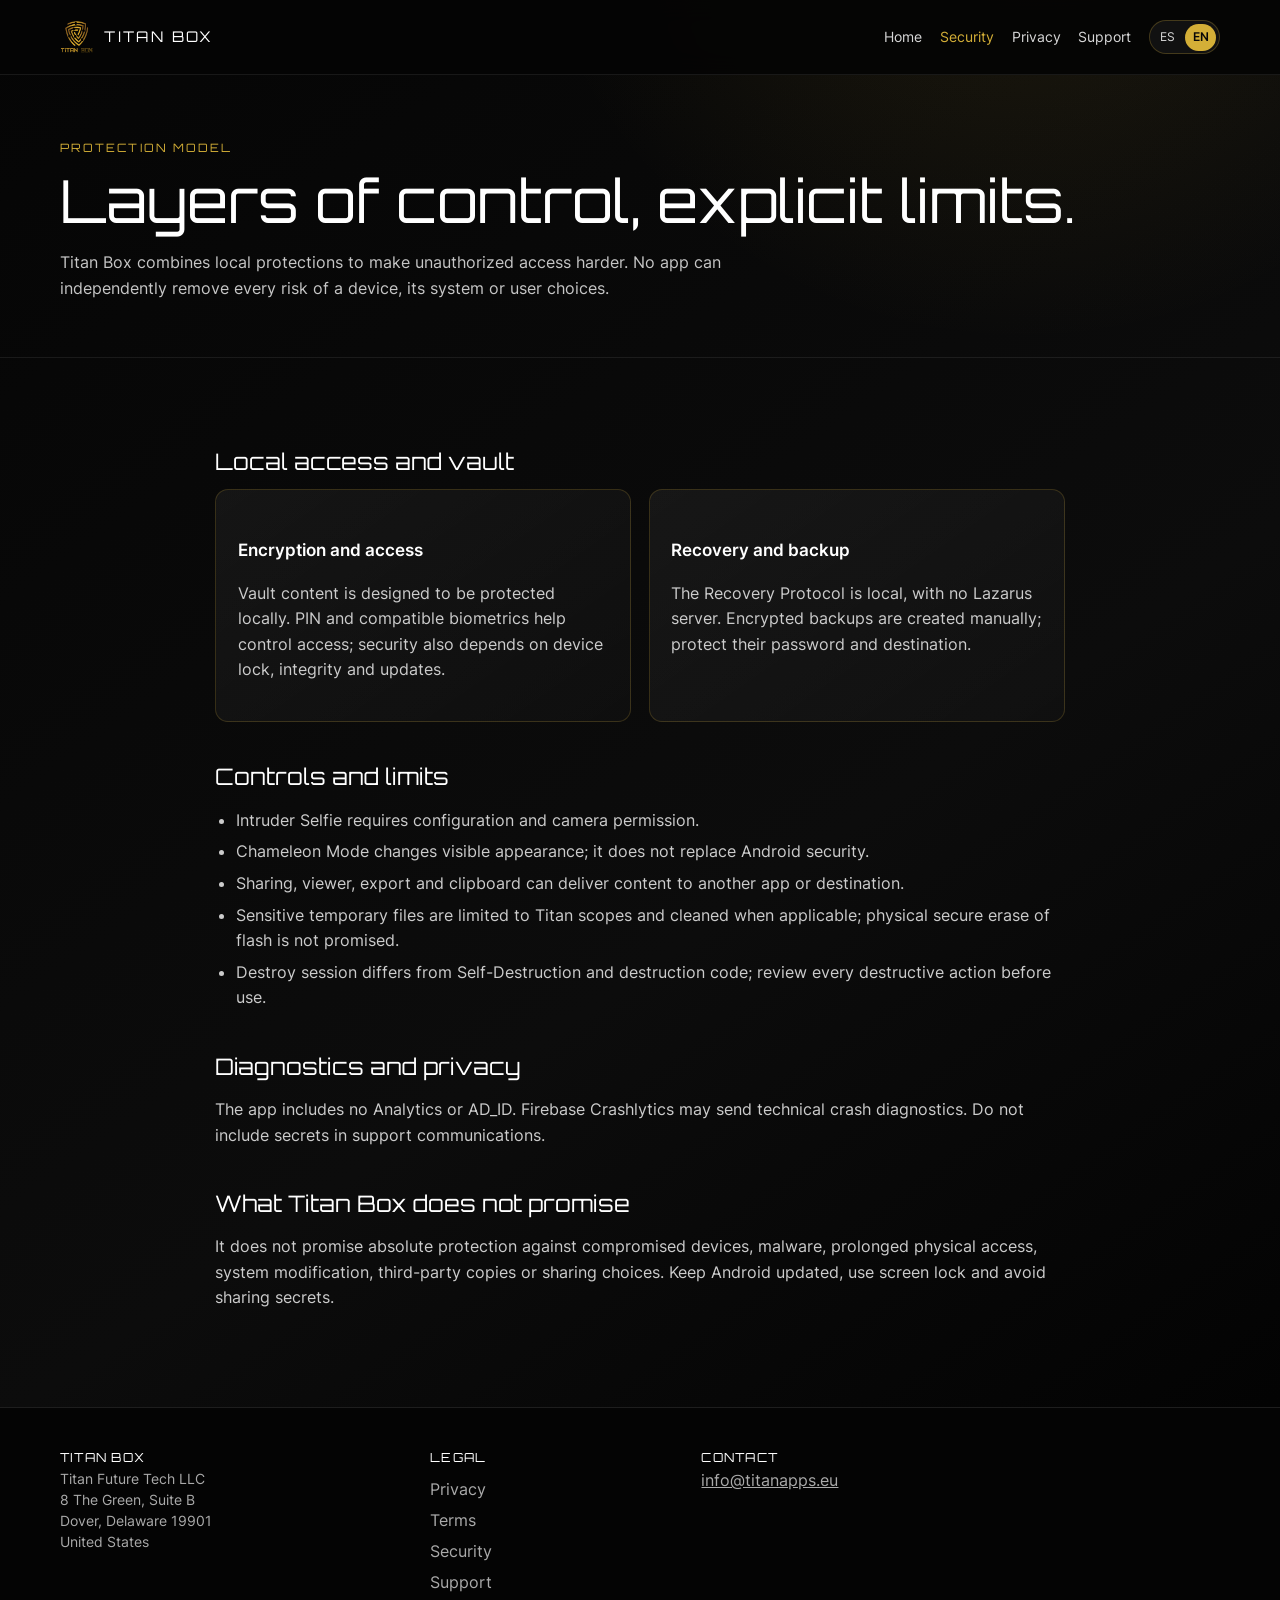
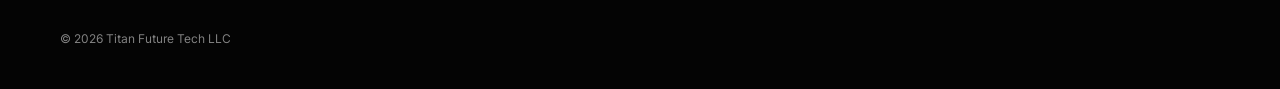
<file: en/security/index.html>
<!doctype html><html lang="en"><head><meta charset="utf-8"><meta name="viewport" content="width=device-width,initial-scale=1"><title>Security — Titan Box</title><meta name="description" content="Titan Box security controls and limits."><link rel="canonical" href="https://tbox.one/en/security/"><meta property="og:title" content="Security — Titan Box"><meta property="og:type" content="website"><link rel="icon" href="../../assets/images/titanbox-logo.png"><link rel="stylesheet" href="../../assets/css/site.css"></head><body><a class="skip" href="#content">Skip to content</a><header class="site-header"><div class="container header-row"><a class="brand" href="../"><img src="../../assets/images/titanbox-logo.png" alt="">TITAN BOX</a><nav class="site-nav" aria-label="Main navigation"><a class="nav-essential" href="../">Home</a><a aria-current="page" href="./">Security</a><a href="../privacy/">Privacy</a><a href="../support/">Support</a><span class="language"><a href="../../security/">ES</a><a aria-current="page" href="./">EN</a></span></nav></div></header><main id="content"><section class="page-hero"><div class="container"><div class="eyebrow">Protection model</div><h1>Layers of control, explicit limits.</h1><p class="lead">Titan Box combines local protections to make unauthorized access harder. No app can independently remove every risk of a device, its system or user choices.</p></div></section><section class="container content"><h2>Local access and vault</h2><div class="grid grid--2"><article class="card"><h3>Encryption and access</h3><p>Vault content is designed to be protected locally. PIN and compatible biometrics help control access; security also depends on device lock, integrity and updates.</p></article><article class="card"><h3>Recovery and backup</h3><p>The Recovery Protocol is local, with no Lazarus server. Encrypted backups are created manually; protect their password and destination.</p></article></div><h2>Controls and limits</h2><ul><li>Intruder Selfie requires configuration and camera permission.</li><li>Chameleon Mode changes visible appearance; it does not replace Android security.</li><li>Sharing, viewer, export and clipboard can deliver content to another app or destination.</li><li>Sensitive temporary files are limited to Titan scopes and cleaned when applicable; physical secure erase of flash is not promised.</li><li>Destroy session differs from Self-Destruction and destruction code; review every destructive action before use.</li></ul><h2>Diagnostics and privacy</h2><p>The app includes no Analytics or AD_ID. Firebase Crashlytics may send technical crash diagnostics. Do not include secrets in support communications.</p><h2>What Titan Box does not promise</h2><p>It does not promise absolute protection against compromised devices, malware, prolonged physical access, system modification, third-party copies or sharing choices. Keep Android updated, use screen lock and avoid sharing secrets.</p></section></main><footer class="site-footer"><div class="container footer-grid"><div><div class="footer-title">TITAN BOX</div><address class="footer-address">Titan Future Tech LLC<br>8 The Green, Suite B<br>Dover, Delaware 19901<br>United States</address></div><div><div class="footer-title">LEGAL</div><ul class="footer-links"><li><a href="../privacy/">Privacy</a></li><li><a href="../terms/">Terms</a></li><li><a href="./">Security</a></li><li><a href="../support/">Support</a></li></ul></div><div><div class="footer-title">CONTACT</div><a href="mailto:info@titanapps.eu">info@titanapps.eu</a></div></div><div class="container legal">© 2026 Titan Future Tech LLC</div></footer></body></html>
</file>
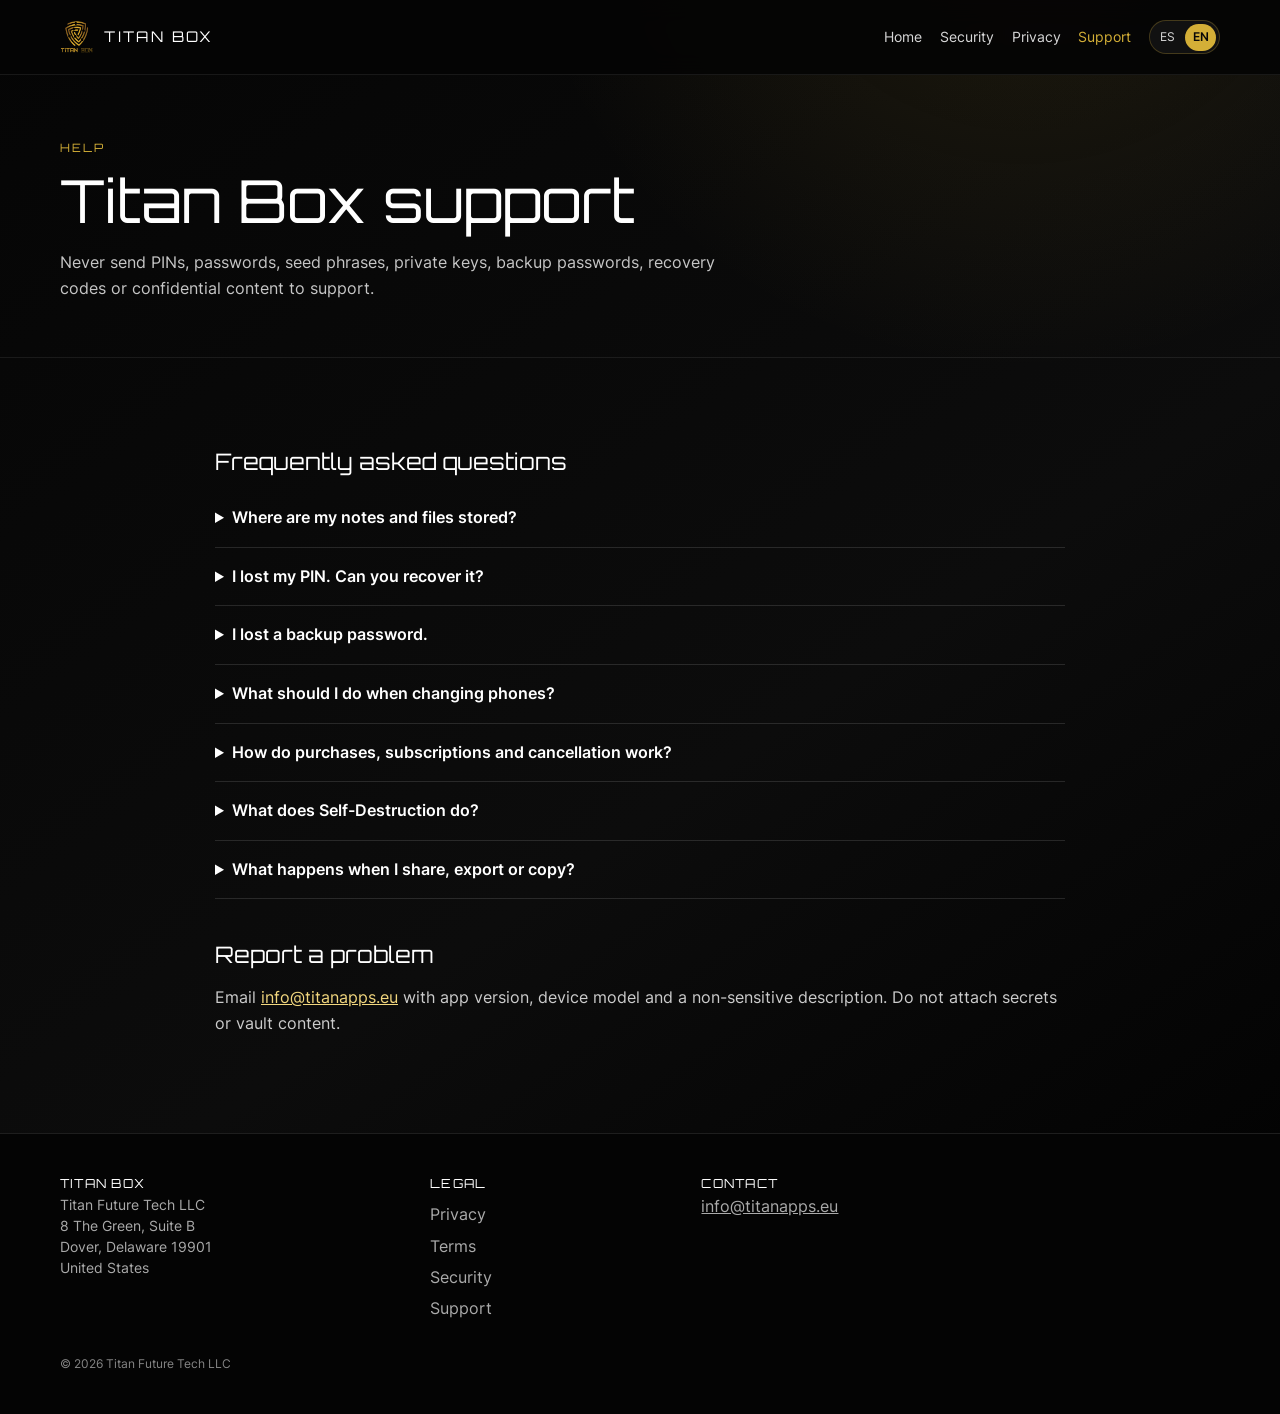
<file: en/support/index.html>
<!doctype html><html lang="en"><head><meta charset="utf-8"><meta name="viewport" content="width=device-width,initial-scale=1"><title>Support — Titan Box</title><meta name="description" content="Titan Box help and frequently asked questions."><link rel="canonical" href="https://tbox.one/en/support/"><meta property="og:title" content="Support — Titan Box"><meta property="og:type" content="website"><link rel="icon" href="../../assets/images/titanbox-logo.png"><link rel="stylesheet" href="../../assets/css/site.css"></head><body><a class="skip" href="#content">Skip to content</a><header class="site-header"><div class="container header-row"><a class="brand" href="../"><img src="../../assets/images/titanbox-logo.png" alt="">TITAN BOX</a><nav class="site-nav" aria-label="Main navigation"><a class="nav-essential" href="../">Home</a><a href="../security/">Security</a><a href="../privacy/">Privacy</a><a aria-current="page" href="./">Support</a><span class="language"><a href="../../support/">ES</a><a aria-current="page" href="./">EN</a></span></nav></div></header><main id="content"><section class="page-hero"><div class="container"><div class="eyebrow">Help</div><h1>Titan Box support</h1><p class="lead">Never send PINs, passwords, seed phrases, private keys, backup passwords, recovery codes or confidential content to support.</p></div></section><section class="container content"><h2>Frequently asked questions</h2><div class="faq"><details><summary>Where are my notes and files stored?</summary><p>The main vault flow is primarily local to your device. A backup or export leaves that environment when you initiate it.</p></details><details><summary>I lost my PIN. Can you recover it?</summary><p>Titan does not possess your PIN or secrets. Review the local Recovery Protocol available in the app. If required recovery material was not retained, support cannot reconstruct it.</p></details><details><summary>I lost a backup password.</summary><p>The backup password protects the backup. Titan does not store or recover it; without it, restore may not be possible.</p></details><details><summary>What should I do when changing phones?</summary><p>Create and verify an encrypted backup before the move, retain its password and restore only on a trusted device.</p></details><details><summary>How do purchases, subscriptions and cancellation work?</summary><p>Google Play processes purchases and subscriptions. Manage cancellation through the relevant Google Play subscription. To restore, use the same Google Play account and the in-app Restore purchases option.</p></details><details><summary>What does Self-Destruction do?</summary><p>It is a destructive feature distinct from Destroy session and Trash. Review its setup carefully and retain a backup where appropriate.</p></details><details><summary>What happens when I share, export or copy?</summary><p>It is your choice. Once content is delivered to another app, service or person, Titan Box does not control that destination.</p></details></div><h2>Report a problem</h2><p>Email <a href="mailto:info@titanapps.eu">info@titanapps.eu</a> with app version, device model and a non-sensitive description. Do not attach secrets or vault content.</p></section></main><footer class="site-footer"><div class="container footer-grid"><div><div class="footer-title">TITAN BOX</div><address class="footer-address">Titan Future Tech LLC<br>8 The Green, Suite B<br>Dover, Delaware 19901<br>United States</address></div><div><div class="footer-title">LEGAL</div><ul class="footer-links"><li><a href="../privacy/">Privacy</a></li><li><a href="../terms/">Terms</a></li><li><a href="../security/">Security</a></li><li><a href="./">Support</a></li></ul></div><div><div class="footer-title">CONTACT</div><a href="mailto:info@titanapps.eu">info@titanapps.eu</a></div></div><div class="container legal">© 2026 Titan Future Tech LLC</div></footer></body></html>
</file>
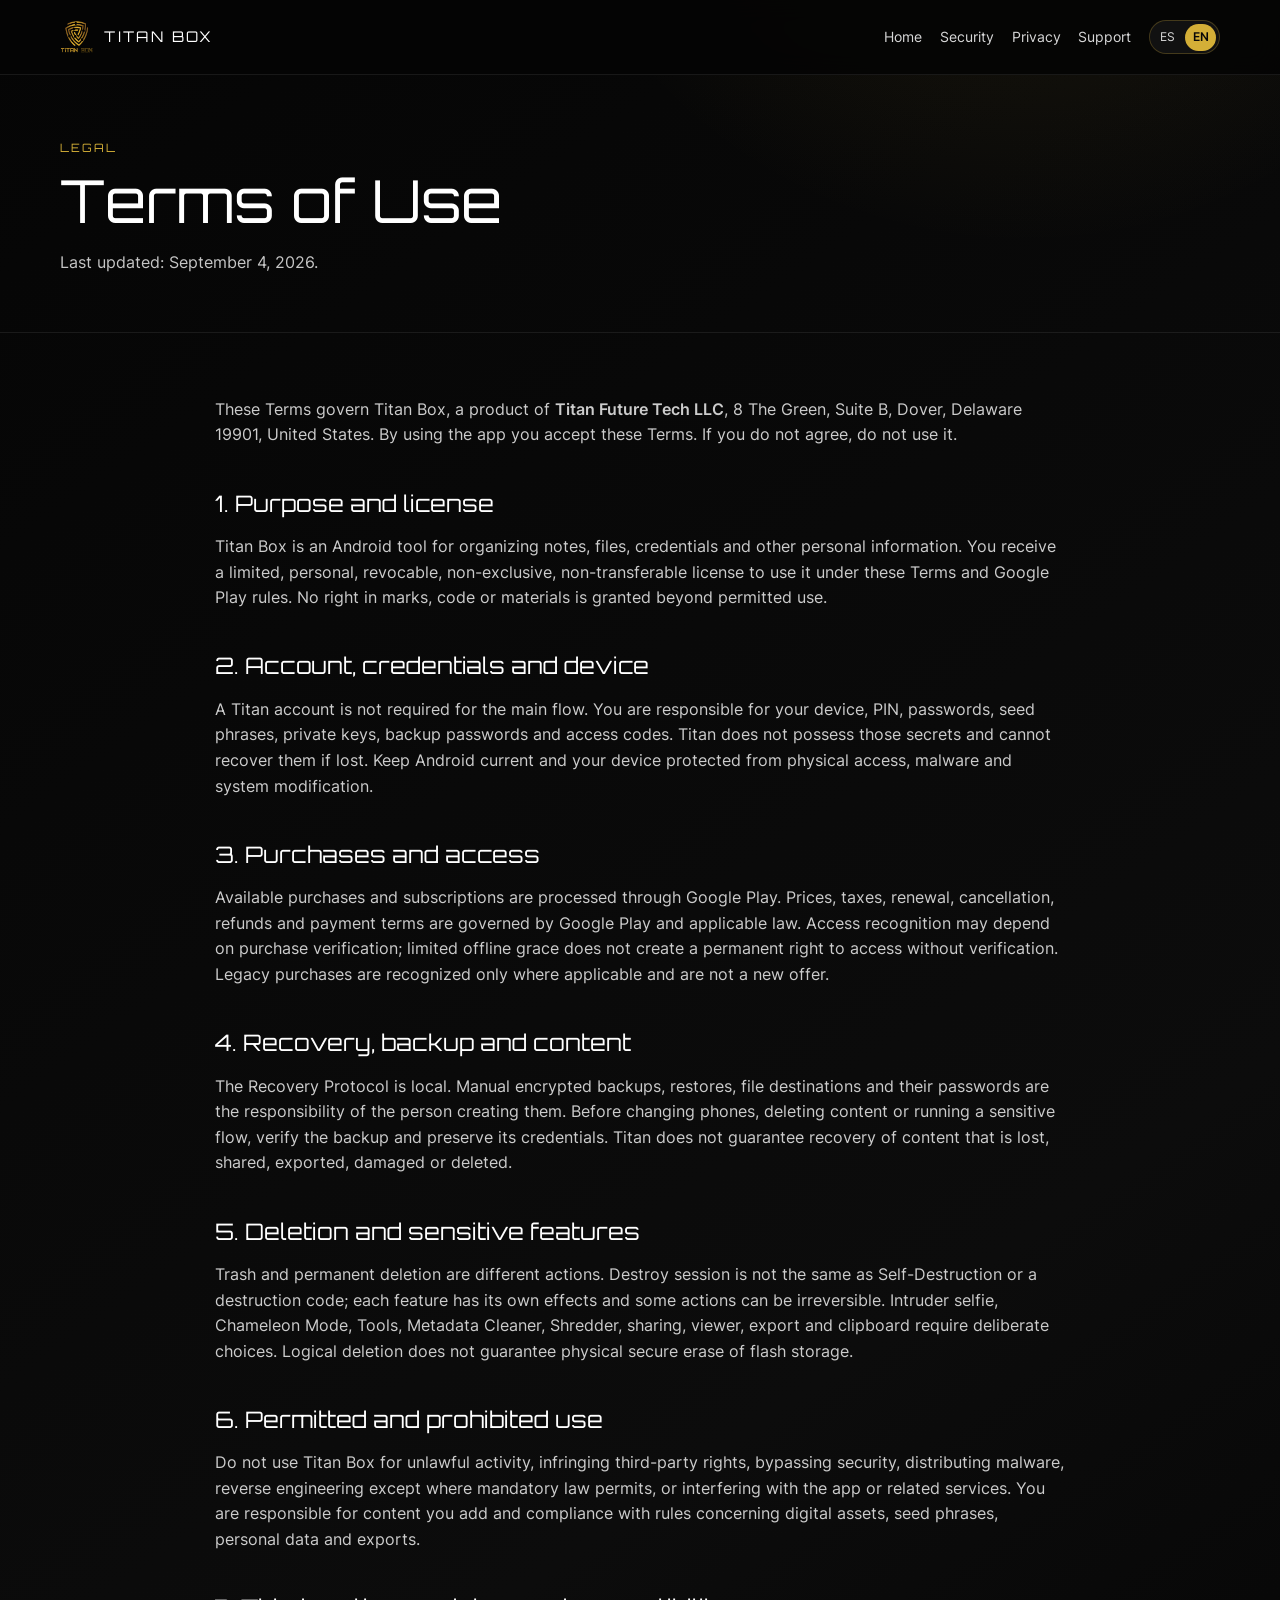
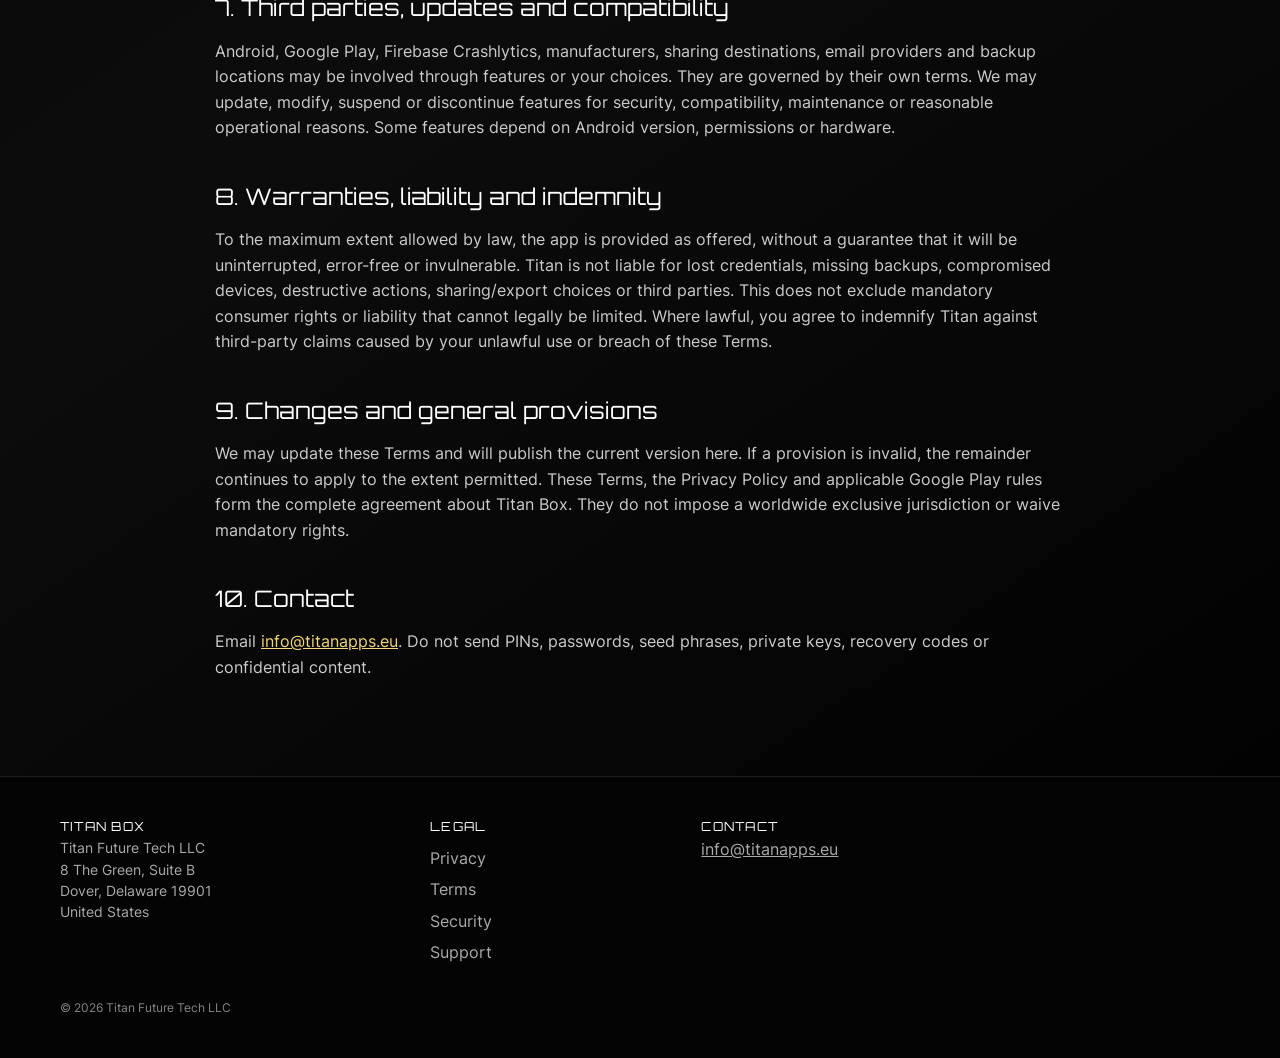
<file: en/terms/index.html>
<!doctype html><html lang="en"><head><meta charset="utf-8"><meta name="viewport" content="width=device-width,initial-scale=1"><title>Terms of Use — Titan Box</title><meta name="description" content="Titan Box terms of use."><link rel="canonical" href="https://tbox.one/en/terms/"><meta property="og:title" content="Terms — Titan Box"><meta property="og:type" content="website"><link rel="icon" href="../../assets/images/titanbox-logo.png"><link rel="stylesheet" href="../../assets/css/site.css"></head><body><a class="skip" href="#content">Skip to content</a><header class="site-header"><div class="container header-row"><a class="brand" href="../"><img src="../../assets/images/titanbox-logo.png" alt="">TITAN BOX</a><nav class="site-nav" aria-label="Main navigation"><a class="nav-essential" href="../">Home</a><a href="../security/">Security</a><a href="../privacy/">Privacy</a><a href="../support/">Support</a><span class="language"><a href="../../terms/">ES</a><a aria-current="page" href="./">EN</a></span></nav></div></header><main id="content"><section class="page-hero"><div class="container"><div class="eyebrow">Legal</div><h1>Terms of Use</h1><p class="lead">Last updated: September 4, 2026.</p></div></section><article class="container content"><p>These Terms govern Titan Box, a product of <strong>Titan Future Tech LLC</strong>, 8 The Green, Suite B, Dover, Delaware 19901, United States. By using the app you accept these Terms. If you do not agree, do not use it.</p><h2>1. Purpose and license</h2><p>Titan Box is an Android tool for organizing notes, files, credentials and other personal information. You receive a limited, personal, revocable, non-exclusive, non-transferable license to use it under these Terms and Google Play rules. No right in marks, code or materials is granted beyond permitted use.</p><h2>2. Account, credentials and device</h2><p>A Titan account is not required for the main flow. You are responsible for your device, PIN, passwords, seed phrases, private keys, backup passwords and access codes. Titan does not possess those secrets and cannot recover them if lost. Keep Android current and your device protected from physical access, malware and system modification.</p><h2>3. Purchases and access</h2><p>Available purchases and subscriptions are processed through Google Play. Prices, taxes, renewal, cancellation, refunds and payment terms are governed by Google Play and applicable law. Access recognition may depend on purchase verification; limited offline grace does not create a permanent right to access without verification. Legacy purchases are recognized only where applicable and are not a new offer.</p><h2>4. Recovery, backup and content</h2><p>The Recovery Protocol is local. Manual encrypted backups, restores, file destinations and their passwords are the responsibility of the person creating them. Before changing phones, deleting content or running a sensitive flow, verify the backup and preserve its credentials. Titan does not guarantee recovery of content that is lost, shared, exported, damaged or deleted.</p><h2>5. Deletion and sensitive features</h2><p>Trash and permanent deletion are different actions. Destroy session is not the same as Self-Destruction or a destruction code; each feature has its own effects and some actions can be irreversible. Intruder selfie, Chameleon Mode, Tools, Metadata Cleaner, Shredder, sharing, viewer, export and clipboard require deliberate choices. Logical deletion does not guarantee physical secure erase of flash storage.</p><h2>6. Permitted and prohibited use</h2><p>Do not use Titan Box for unlawful activity, infringing third-party rights, bypassing security, distributing malware, reverse engineering except where mandatory law permits, or interfering with the app or related services. You are responsible for content you add and compliance with rules concerning digital assets, seed phrases, personal data and exports.</p><h2>7. Third parties, updates and compatibility</h2><p>Android, Google Play, Firebase Crashlytics, manufacturers, sharing destinations, email providers and backup locations may be involved through features or your choices. They are governed by their own terms. We may update, modify, suspend or discontinue features for security, compatibility, maintenance or reasonable operational reasons. Some features depend on Android version, permissions or hardware.</p><h2>8. Warranties, liability and indemnity</h2><p>To the maximum extent allowed by law, the app is provided as offered, without a guarantee that it will be uninterrupted, error-free or invulnerable. Titan is not liable for lost credentials, missing backups, compromised devices, destructive actions, sharing/export choices or third parties. This does not exclude mandatory consumer rights or liability that cannot legally be limited. Where lawful, you agree to indemnify Titan against third-party claims caused by your unlawful use or breach of these Terms.</p><h2>9. Changes and general provisions</h2><p>We may update these Terms and will publish the current version here. If a provision is invalid, the remainder continues to apply to the extent permitted. These Terms, the Privacy Policy and applicable Google Play rules form the complete agreement about Titan Box. They do not impose a worldwide exclusive jurisdiction or waive mandatory rights.</p><h2>10. Contact</h2><p>Email <a href="mailto:info@titanapps.eu">info@titanapps.eu</a>. Do not send PINs, passwords, seed phrases, private keys, recovery codes or confidential content.</p></article></main><footer class="site-footer"><div class="container footer-grid"><div><div class="footer-title">TITAN BOX</div><address class="footer-address">Titan Future Tech LLC<br>8 The Green, Suite B<br>Dover, Delaware 19901<br>United States</address></div><div><div class="footer-title">LEGAL</div><ul class="footer-links"><li><a href="../privacy/">Privacy</a></li><li><a href="./">Terms</a></li><li><a href="../security/">Security</a></li><li><a href="../support/">Support</a></li></ul></div><div><div class="footer-title">CONTACT</div><a href="mailto:info@titanapps.eu">info@titanapps.eu</a></div></div><div class="container legal">© 2026 Titan Future Tech LLC</div></footer></body></html>
</file>
<file: assets/css/site.css>
@font-face{font-family:Orbitron;src:url('../fonts/orbitron.ttf') format('truetype');font-display:swap}
@font-face{font-family:Inter;src:url('../fonts/inter-regular.ttf') format('truetype');font-weight:400;font-display:swap}
@font-face{font-family:Inter;src:url('../fonts/inter-semibold.ttf') format('truetype');font-weight:600 800;font-display:swap}
:root{--onyx:#050505;--onyx-card:#151515;--onyx-muted:#aaa;--bone:#f5f0e0;--gold:#d4af37;--gold-deep:#b8962e;--line:rgba(212,175,55,.26);--danger:#e53935;--max:1160px;color-scheme:dark;font-family:Inter,Arial,sans-serif;background:var(--onyx);color:#fff}
*{box-sizing:border-box}html{scroll-behavior:smooth}body{margin:0;min-width:320px;background:radial-gradient(circle at 80% -10%,rgba(212,175,55,.12),transparent 32rem),linear-gradient(145deg,#050505,#0c0c0c 55%,#000);line-height:1.6}a{color:inherit}a:focus-visible,button:focus-visible,summary:focus-visible{outline:3px solid #fff;outline-offset:4px;border-radius:3px}.skip{position:absolute;left:-10000px;top:auto}.skip:focus{left:1rem;top:1rem;z-index:10;background:#fff;color:#000;padding:.75rem 1rem}
.container{width:min(var(--max),calc(100% - 2.5rem));margin:auto}.site-header{position:sticky;top:0;z-index:5;background:rgba(5,5,5,.92);border-bottom:1px solid rgba(255,255,255,.08);backdrop-filter:blur(12px)}.header-row{min-height:74px;display:flex;align-items:center;justify-content:space-between;gap:1rem}.brand{display:inline-flex;align-items:center;gap:.65rem;text-decoration:none;font-family:Orbitron,monospace;font-size:.92rem;letter-spacing:.16em}.brand img{width:34px;height:34px;object-fit:contain}.site-nav{display:flex;align-items:center;gap:1.1rem;font-size:.9rem;color:#d8d8d8}.site-nav a{text-decoration:none}.site-nav a:hover,.site-nav a[aria-current=page]{color:var(--gold)}.language{border:1px solid var(--line);border-radius:999px;padding:.16rem;background:#111;display:flex;gap:.15rem}.language a{padding:.22rem .48rem;text-decoration:none;border-radius:999px;font-size:.78rem}.language a[aria-current=page]{background:var(--gold);color:#080808;font-weight:700}.nav-toggle{display:none}.eyebrow{font-family:Orbitron,monospace;color:var(--gold);font-size:.72rem;letter-spacing:.18em;text-transform:uppercase}.hero{padding:6.5rem 0 4.5rem;display:grid;grid-template-columns:1.25fr .75fr;align-items:center;gap:3rem}.hero h1{font:clamp(2.25rem,6vw,4.8rem)/1.1 Orbitron,monospace;letter-spacing:-.045em;margin:.65rem 0 1.2rem}.hero p{max-width:61ch;color:#c9c9c9;font-size:1.08rem}.actions{display:flex;gap:.8rem;flex-wrap:wrap;margin-top:1.65rem}.button,.store-badge{display:inline-flex;align-items:center;justify-content:center;min-height:47px;padding:.7rem 1rem;border-radius:7px;border:1px solid var(--gold);font-weight:700;text-decoration:none}.button--gold{background:var(--gold);color:#090909}.button--ghost{border-color:#656565;color:#fff}.store-badge--pending{color:#aaa;border-color:#555;cursor:default}.microcopy{font-size:.8rem;color:#949494;margin-top:.75rem}.hero-mark{min-height:340px;border:1px solid var(--line);border-radius:20px;background:linear-gradient(135deg,rgba(212,175,55,.15),rgba(20,20,20,.55)),#101010;display:grid;place-items:center;position:relative;overflow:hidden}.hero-mark:before{content:"";position:absolute;width:390px;height:390px;border:1px solid rgba(212,175,55,.35);transform:rotate(45deg)}.hero-mark img{width:min(220px,60%);height:auto;z-index:1;filter:drop-shadow(0 12px 35px rgba(0,0,0,.7))}.section{padding:4.6rem 0}.section--alt{background:rgba(255,255,255,.025);border-block:1px solid rgba(255,255,255,.06)}.section h2{font:clamp(1.65rem,3vw,2.65rem)/1.2 Orbitron,monospace;margin:.55rem 0 1rem}.lead{max-width:70ch;color:#c6c6c6}.grid{display:grid;gap:1.1rem}.grid--3{grid-template-columns:repeat(3,1fr)}.grid--2{grid-template-columns:repeat(2,1fr)}.card{background:linear-gradient(145deg,rgba(255,255,255,.055),rgba(255,255,255,.018));border:1px solid rgba(212,175,55,.2);border-radius:13px;padding:1.35rem}.card h3{margin:.1rem 0 .55rem;font-size:1.08rem}.card p,.card li{color:#bfbfbf}.card-icon{width:39px;height:39px;display:grid;place-items:center;border:1px solid var(--line);color:var(--gold);border-radius:9px;font-family:Orbitron,monospace;margin-bottom:.8rem}.feature-list{padding-left:1.15rem;margin:.65rem 0}.feature-list li+li{margin-top:.35rem}.preview-grid{display:grid;grid-template-columns:repeat(3,1fr);gap:1rem}.preview{min-height:250px;border-radius:14px;border:1px dashed rgba(212,175,55,.42);padding:1.2rem;background:linear-gradient(145deg,#171717,#0b0b0b);display:flex;flex-direction:column;justify-content:flex-end}.preview strong{font-family:Orbitron,monospace}.preview small{color:#aaa;margin-top:.35rem}.notice{border-left:3px solid var(--gold);padding:.95rem 1rem;background:rgba(212,175,55,.08);color:#ddd;border-radius:0 7px 7px 0}.page-hero{padding:4rem 0 2.5rem;border-bottom:1px solid rgba(255,255,255,.08)}.page-hero h1{font:clamp(2rem,5vw,3.7rem)/1.15 Orbitron,monospace;margin:.55rem 0 1rem}.content{max-width:850px;padding:3rem 0 5rem}.content h2{font:1.42rem/1.25 Orbitron,monospace;margin:2.6rem 0 .8rem;color:#fff}.content h3{font-size:1.06rem;margin:1.6rem 0 .45rem}.content p,.content li{color:#ccc}.content ul{padding-left:1.3rem}.content li+li{margin-top:.38rem}.content a{color:#f2d77e}.faq details{border-bottom:1px solid rgba(255,255,255,.12);padding:1rem 0}.faq summary{cursor:pointer;font-weight:700}.faq p{margin:.75rem 0 0}.site-footer{border-top:1px solid rgba(255,255,255,.1);padding:2.5rem 0;background:#040404;color:#aaa}.footer-grid{display:grid;grid-template-columns:1.4fr repeat(3,1fr);gap:1.5rem}.footer-title{font-family:Orbitron,monospace;color:#fff;font-size:.78rem;letter-spacing:.1em}.footer-links{list-style:none;padding:0;margin:.55rem 0}.footer-links li+li{margin-top:.35rem}.footer-links a{text-decoration:none}.footer-links a:hover{color:var(--gold)}.legal{font-size:.78rem;color:#858585;margin-top:1.5rem}.sr-only{position:absolute;width:1px;height:1px;padding:0;margin:-1px;overflow:hidden;clip:rect(0,0,0,0);white-space:nowrap;border:0}
@media(max-width:800px){.header-row{min-height:64px}.site-nav{gap:.65rem;font-size:.8rem}.hero{grid-template-columns:1fr;padding:4.2rem 0 3rem}.hero-mark{min-height:240px;order:-1}.grid--3,.preview-grid{grid-template-columns:1fr 1fr}.footer-grid{grid-template-columns:1fr 1fr}.section{padding:3.5rem 0}}
@media(max-width:540px){.container{width:min(var(--max),calc(100% - 1.5rem))}.site-nav>a:not(.nav-essential){display:none}.hero h1{font-size:2.2rem}.grid--2,.grid--3,.preview-grid,.footer-grid{grid-template-columns:1fr}.page-hero{padding:3rem 0 1.5rem}.content{padding-top:2rem}.actions{align-items:stretch}.button,.store-badge{width:100%}}
@media(prefers-reduced-motion:reduce){*,*:before,*:after{scroll-behavior:auto!important;animation-duration:.01ms!important;animation-iteration-count:1!important;transition-duration:.01ms!important}}
.product-card{display:flex;flex-direction:column;min-height:230px}.product-card h3{font-family:Orbitron,monospace;letter-spacing:.04em}.product-card .feature-list{margin-top:auto}.product-card .feature-list li{font-size:.92rem}.preview-grid--wide{grid-template-columns:repeat(3,1fr)}.preview--wide{min-height:190px;position:relative;overflow:hidden}.preview--wide:before{content:"CAPTURA OFICIAL";font:600 .65rem Orbitron,monospace;letter-spacing:.12em;color:rgba(212,175,55,.65);position:absolute;top:1rem;left:1rem}.store-badge--pending:after{content:"";width:.45rem;height:.45rem;margin-left:.55rem;border-radius:50%;background:var(--gold);opacity:.7}.footer-address{font-style:normal;font-size:.88rem;line-height:1.5}.footer-bottom{display:flex;gap:1rem;justify-content:space-between;flex-wrap:wrap}@media(max-width:800px){.preview-grid--wide{grid-template-columns:1fr 1fr}}@media(max-width:540px){.preview-grid--wide{grid-template-columns:1fr}}

.shots-grid{display:grid;grid-template-columns:repeat(4,1fr);gap:1rem}.product-shot{margin:0;background:linear-gradient(145deg,#171717,#0b0b0b);border:1px solid rgba(212,175,55,.35);border-radius:14px;padding:.55rem;overflow:hidden}.product-shot img{display:block;width:100%;height:280px;object-fit:cover;object-position:top;border-radius:9px}.product-shot figcaption{font-family:Orbitron,monospace;color:#f2d77e;font-size:.72rem;letter-spacing:.08em;padding:.65rem .3rem .3rem}@media(max-width:800px){.shots-grid{grid-template-columns:repeat(2,1fr)}.product-shot img{height:250px}}@media(max-width:540px){.shots-grid{grid-template-columns:1fr 1fr;gap:.65rem}.product-shot img{height:220px}}
</file>
